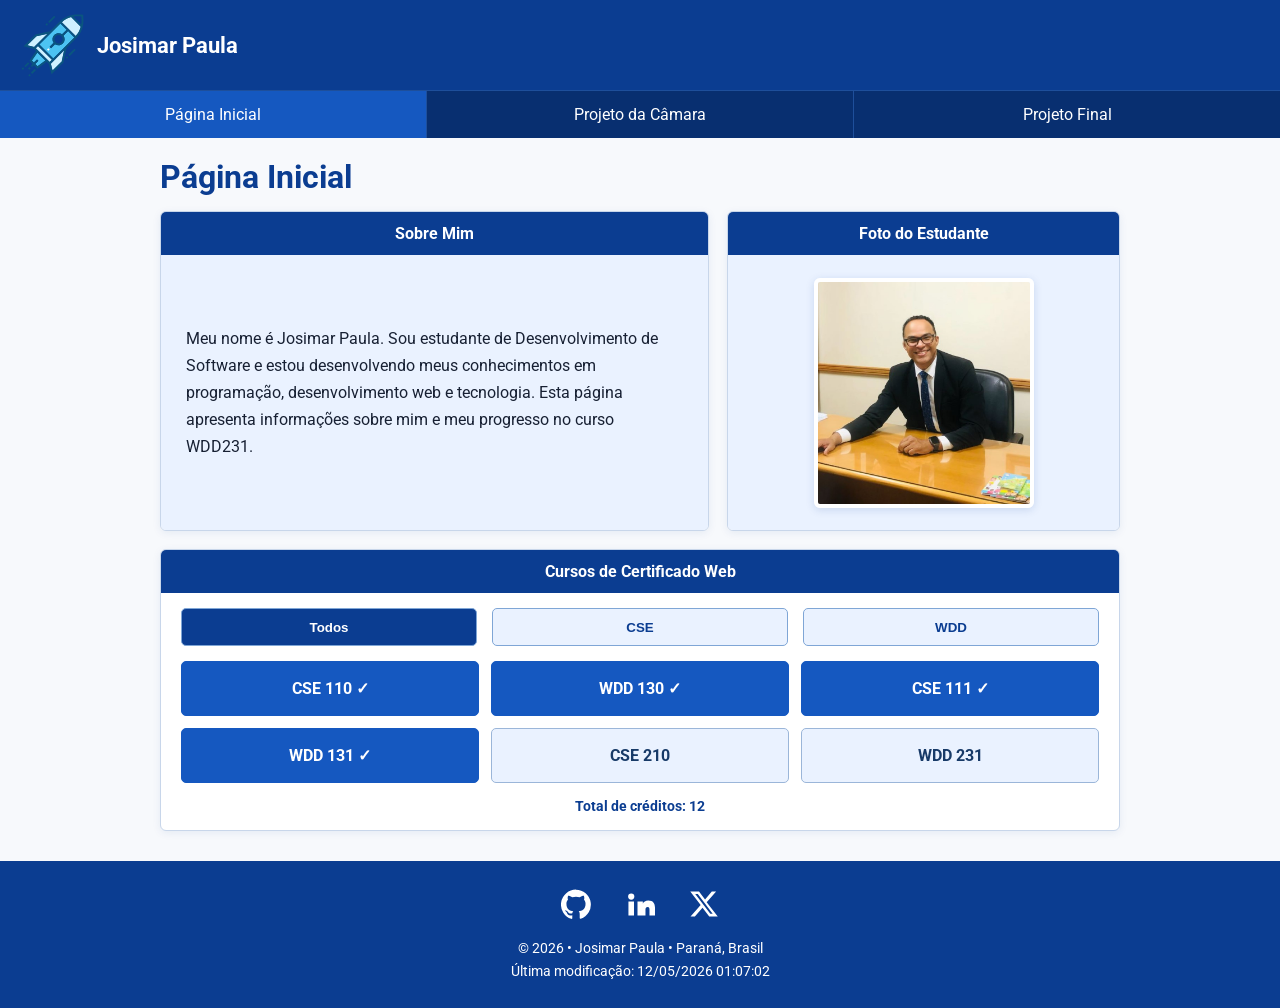
<file: index.html>
<!DOCTYPE html>
<html lang="pt-BR">

<head>
    <meta charset="UTF-8">
    <meta name="viewport" content="width=device-width, initial-scale=1.0">
    <meta name="description"
        content="Página inicial do curso WDD231 de Josimar Paula, estudante de Desenvolvimento de Software.">
    <meta name="author" content="Josimar Paula">
    <title>Josimar Paula | WDD231</title>
    <link rel="preconnect" href="https://fonts.googleapis.com">
    <link rel="preconnect" href="https://fonts.gstatic.com" crossorigin>
    <link href="https://fonts.googleapis.com/css2?family=Roboto:wght@400;500;700&display=swap" rel="stylesheet">
    <link rel="stylesheet" href="estilos/telas-pequenas.css">
    <link rel="stylesheet" href="estilos/maior.css">
    <script src="scripts/navegacao.js" defer></script>
    <script src="scripts/data.js" defer></script>
    <script src="scripts/cursos.js" defer></script>
</head>

<body>
    <header>
        <div class="cabecalho">
            <img src="imagens/logo.svg" alt="Logo BYU Pathway Worldwide">
            <span>Josimar Paula</span>
            <button id="menu" aria-label="Abrir menu" aria-expanded="false">☰</button>
        </div>

        <nav id="navegacao">
            <a href="index.html" class="ativo">Página Inicial</a>
            <a href="projeto-camara/index.html">Projeto da Câmara</a>
            <a href="final/index.html">Projeto Final</a>
        </nav>
    </header>

    <main>
        <h1>Página Inicial</h1>

        <div class="introducao">
            <section>
                <h2>Sobre Mim</h2>
                <div class="conteudo">
                    <p>
                        Meu nome é Josimar Paula. Sou estudante de Desenvolvimento de Software e estou
                        desenvolvendo meus conhecimentos em programação, desenvolvimento web e tecnologia.
                        Esta página apresenta informações sobre mim e meu progresso no curso WDD231.
                    </p>
                </div>
            </section>

            <section>
                <h2>Foto do Estudante</h2>
                <div class="foto">
                    <img src="imagens/foto-estudante.webp" alt="Foto do estudante Josimar Paula" loading="lazy">
                </div>
            </section>
        </div>

        <section class="certificado">
            <h2>Cursos de Certificado Web</h2>

            <div class="filtros">
                <button id="todos" class="ativo-filtro">Todos</button>
                <button id="cse">CSE</button>
                <button id="wdd">WDD</button>
            </div>

            <div id="cursos"></div>

            <p id="creditos"></p>
        </section>
    </main>

    <footer>
        <div class="redes-sociais">
            <a href="https://github.com/" target="_blank" rel="noopener noreferrer" aria-label="GitHub">
                <svg viewBox="0 0 24 24" aria-hidden="true">
                    <path fill="currentColor"
                        d="M12 .5a12 12 0 0 0-3.79 23.39c.6.11.82-.26.82-.58v-2.26c-3.34.73-4.04-1.42-4.04-1.42-.55-1.39-1.34-1.76-1.34-1.76-1.09-.75.08-.74.08-.74 1.2.09 1.83 1.23 1.83 1.23 1.07 1.83 2.8 1.3 3.49 1 .11-.78.42-1.3.76-1.6-2.67-.3-5.47-1.34-5.47-5.95 0-1.31.47-2.38 1.23-3.22-.12-.3-.53-1.52.12-3.17 0 0 1-.32 3.3 1.23a11.49 11.49 0 0 1 6 0c2.3-1.55 3.3-1.23 3.3-1.23.65 1.65.24 2.87.12 3.17.76.84 1.23 1.91 1.23 3.22 0 4.62-2.8 5.64-5.48 5.94.43.37.81 1.1.81 2.22v3.29c0 .32.22.7.83.58A12 12 0 0 0 12 .5Z" />
                </svg>
            </a>

            <a href="https://www.linkedin.com/" target="_blank" rel="noopener noreferrer" aria-label="LinkedIn">
                <svg viewBox="0 0 24 24" aria-hidden="true">
                    <path fill="currentColor"
                        d="M4.98 3.5a2.5 2.5 0 1 0 0 5 2.5 2.5 0 0 0 0-5ZM2.75 10h4.46v11.25H2.75V10Zm7.25 0h4.28v1.54h.06c.6-1.1 2.08-2.27 4.28-2.27 4.58 0 5.43 3.01 5.43 6.93v5.05h-4.46v-4.48c0-1.07-.02-2.45-1.49-2.45-1.49 0-1.72 1.16-1.72 2.37v4.56H10V10Z" />
                </svg>
            </a>

            <a href="https://x.com/" target="_blank" rel="noopener noreferrer" aria-label="X">
                <svg viewBox="0 0 24 24" aria-hidden="true">
                    <path fill="currentColor"
                        d="M18.24 2H21.7l-7.56 8.64L23 22h-6.83l-5.35-7-6.12 7H1.24l8.09-9.24L1 2h7l4.84 6.4L18.24 2Zm-1.2 17.85h1.9L7.03 4.03H4.99l12.05 15.82Z" />
                </svg>
            </a>
        </div>

        <p>© <span id="anoAtual"></span> • Josimar Paula • Paraná, Brasil</p>
        <p id="ultimaModificacao"></p>
    </footer>
</body>

</html>
</file>
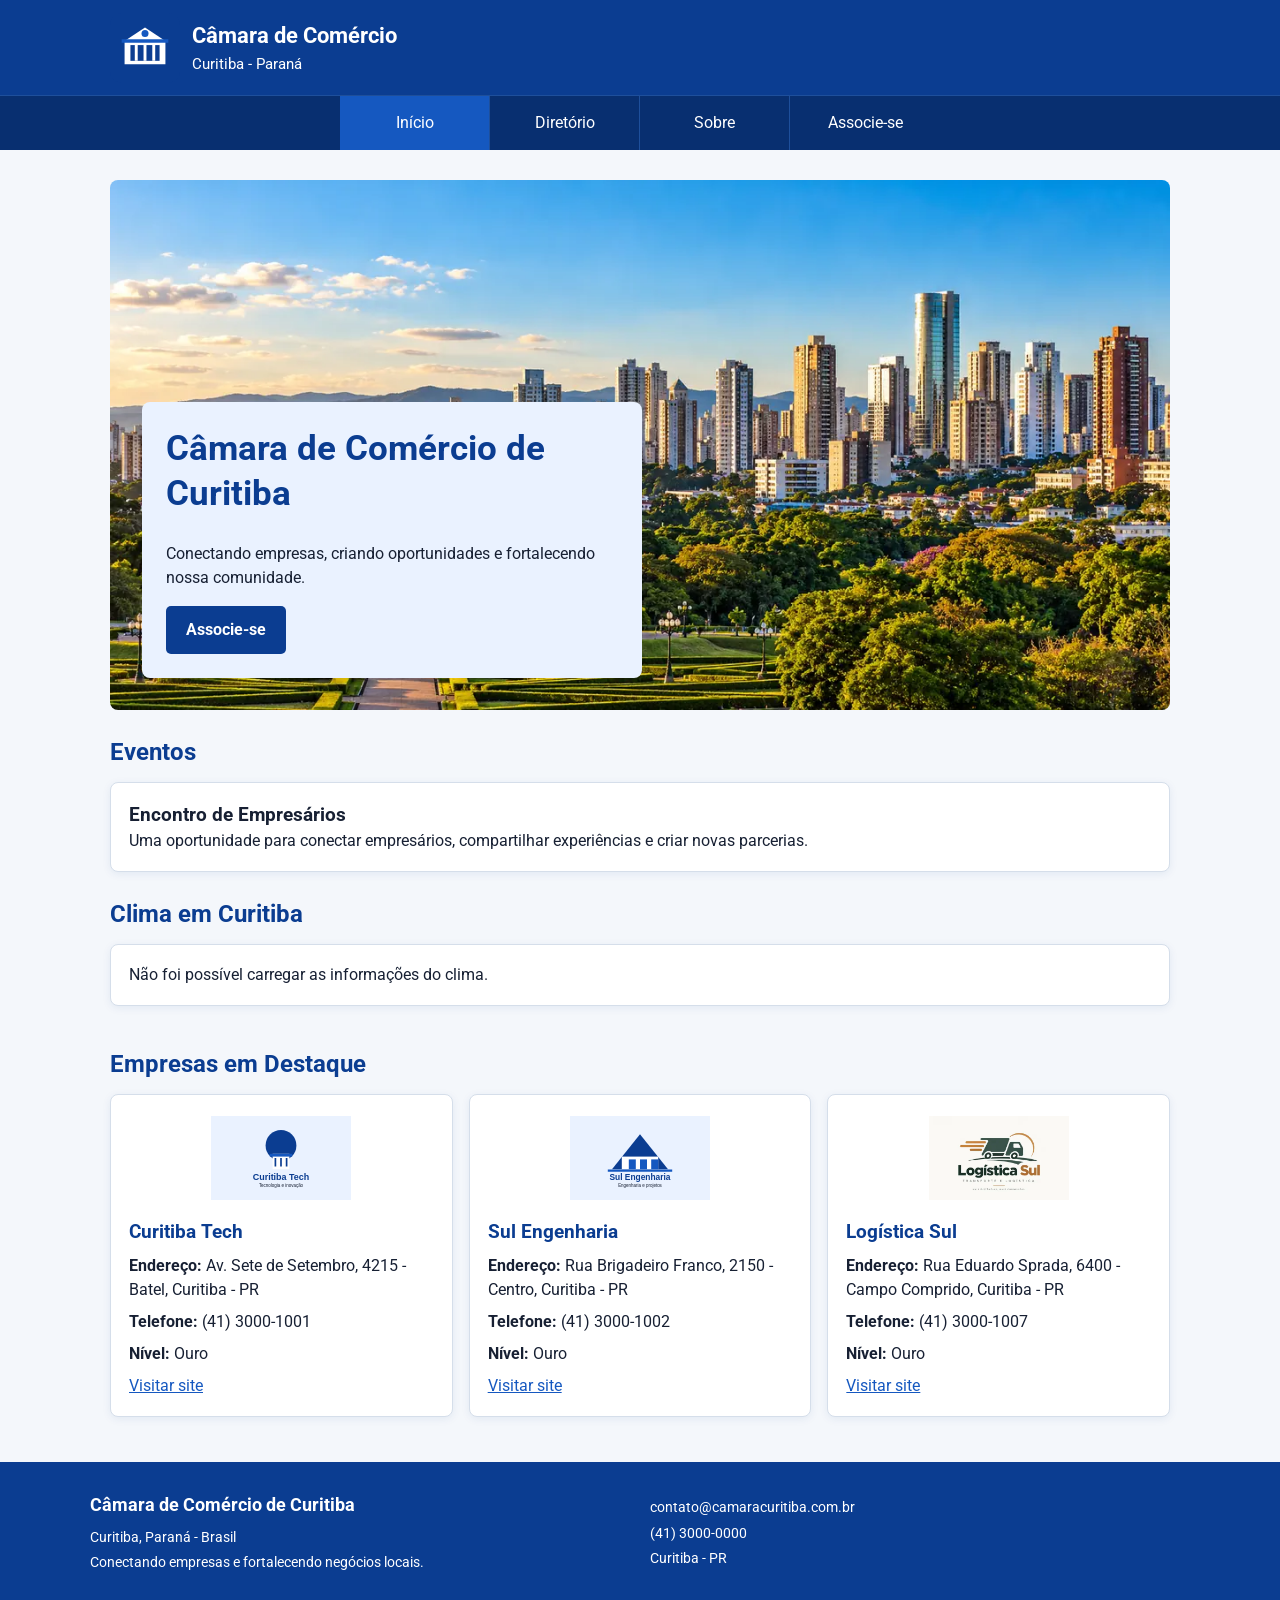
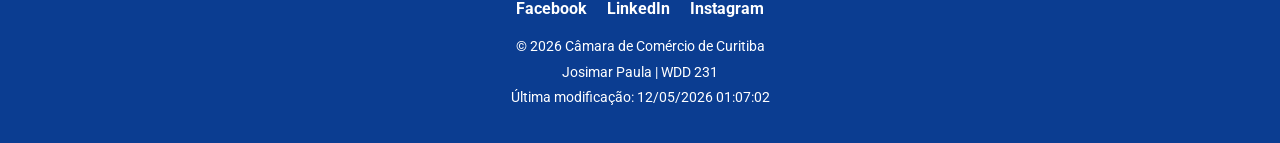
<file: camara/index.html>
<!DOCTYPE html>
<html lang="pt-BR">

<head>
    <meta charset="UTF-8">
    <meta name="viewport" content="width=device-width, initial-scale=1.0">

    <meta name="description"
        content="Câmara de Comércio de Curitiba. Conheça empresas, eventos e oportunidades para fortalecer os negócios locais.">
    <meta name="author" content="Josimar Paula">

    <!-- Open Graph -->
    <meta property="og:title" content="Câmara de Comércio de Curitiba">
    <meta property="og:description" content="Conectando empresas e fortalecendo os negócios de Curitiba.">
    <meta property="og:type" content="website">
    <meta property="og:image" content="https://josimarsdepaula.github.io/wdd231/camara/imagens/hero.webp">
    <meta property="og:url" content="https://josimarsdepaula.github.io/wdd231/camara/">

    <title>Câmara de Comércio de Curitiba</title>

    <!-- Favicon -->
    <link rel="icon" href="imagens/favicon.svg">

    <!-- Google Fonts -->
    <link rel="preconnect" href="https://fonts.googleapis.com">
    <link rel="preconnect" href="https://fonts.gstatic.com" crossorigin>
    <link href="https://fonts.googleapis.com/css2?family=Roboto:wght@400;500;700&display=swap" rel="stylesheet">

    <!-- CSS -->
    <link rel="stylesheet" href="estilos/reset.css">
    <link rel="stylesheet" href="estilos/telas-pequenas.css">
    <link rel="stylesheet" href="estilos/telas-grandes.css">

    <!-- JavaScript -->
    <script src="scripts/index.js" defer></script>
</head>

<body>

    <header>
        <div class="cabecalho">
            <a href="index.html" class="logo">
                <img src="imagens/logo.svg" alt="Logo da Câmara de Comércio de Curitiba">
            </a>

            <div class="nome-site">
                <strong>Câmara de Comércio</strong>
                <span>Curitiba - Paraná</span>
            </div>

            <button id="menu" aria-label="Abrir menu" aria-expanded="false" aria-controls="navegacao">☰</button>
        </div>

        <nav id="navegacao">
            <a href="index.html" class="ativo" aria-current="page">Início</a>
            <a href="diretorio.html">Diretório</a>
            <a href="sobre.html">Sobre</a>
            <a href="associar.html">Associe-se</a>
        </nav>
    </header>

    <main>

        <!-- Hero -->
        <section class="hero">
            <img src="imagens/hero.webp" alt="Vista da cidade de Curitiba">

            <div class="hero-conteudo">
                <h1>Câmara de Comércio de Curitiba</h1>

                <p>
                    Conectando empresas, criando oportunidades
                    e fortalecendo nossa comunidade.
                </p>

                <a href="associar.html" class="botao-cta">
                    Associe-se
                </a>
            </div>
        </section>

        <!-- Eventos -->
        <section class="eventos">
            <h2>Eventos</h2>

            <article class="evento">
                <h3>Encontro de Empresários</h3>
                <p>
                    Uma oportunidade para conectar empresários,
                    compartilhar experiências e criar novas parcerias.
                </p>
            </article>
        </section>

        <!-- Clima -->
        <section class="clima">
            <h2>Clima em Curitiba</h2>

            <div id="clima-atual">
                <p>Carregando informações do clima...</p>
            </div>

            <div id="previsao">
                <!-- Previsão de 3 dias pelo JavaScript -->
            </div>
        </section>

        <!-- Empresas em destaque -->
        <section class="destaques">
            <h2>Empresas em Destaque</h2>

            <div id="empresas-destaque">
                <!-- Empresas carregadas pelo membros.json -->
            </div>
        </section>

    </main>

    <footer>
        <div class="rodape-conteudo">

            <div>
                <h2>Câmara de Comércio de Curitiba</h2>
                <p>Curitiba, Paraná - Brasil</p>
                <p>
                    Conectando empresas e fortalecendo negócios locais.
                </p>
            </div>

            <div class="contato">
                <p>contato@camaracuritiba.com.br</p>
                <p>(41) 3000-0000</p>
                <p>Curitiba - PR</p>
            </div>

        </div>

        <div class="redes-sociais">
            <a href="https://www.facebook.com/" target="_blank" rel="noopener noreferrer">Facebook</a>

            <a href="https://www.linkedin.com/" target="_blank" rel="noopener noreferrer">LinkedIn</a>

            <a href="https://www.instagram.com/" target="_blank" rel="noopener noreferrer">Instagram</a>
        </div>

        <p>
            © <span id="anoAtual"></span>
            Câmara de Comércio de Curitiba
        </p>

        <p>Josimar Paula | WDD 231</p>

        <p id="ultimaModificacao"></p>
    </footer>

</body>

</html>
</file>
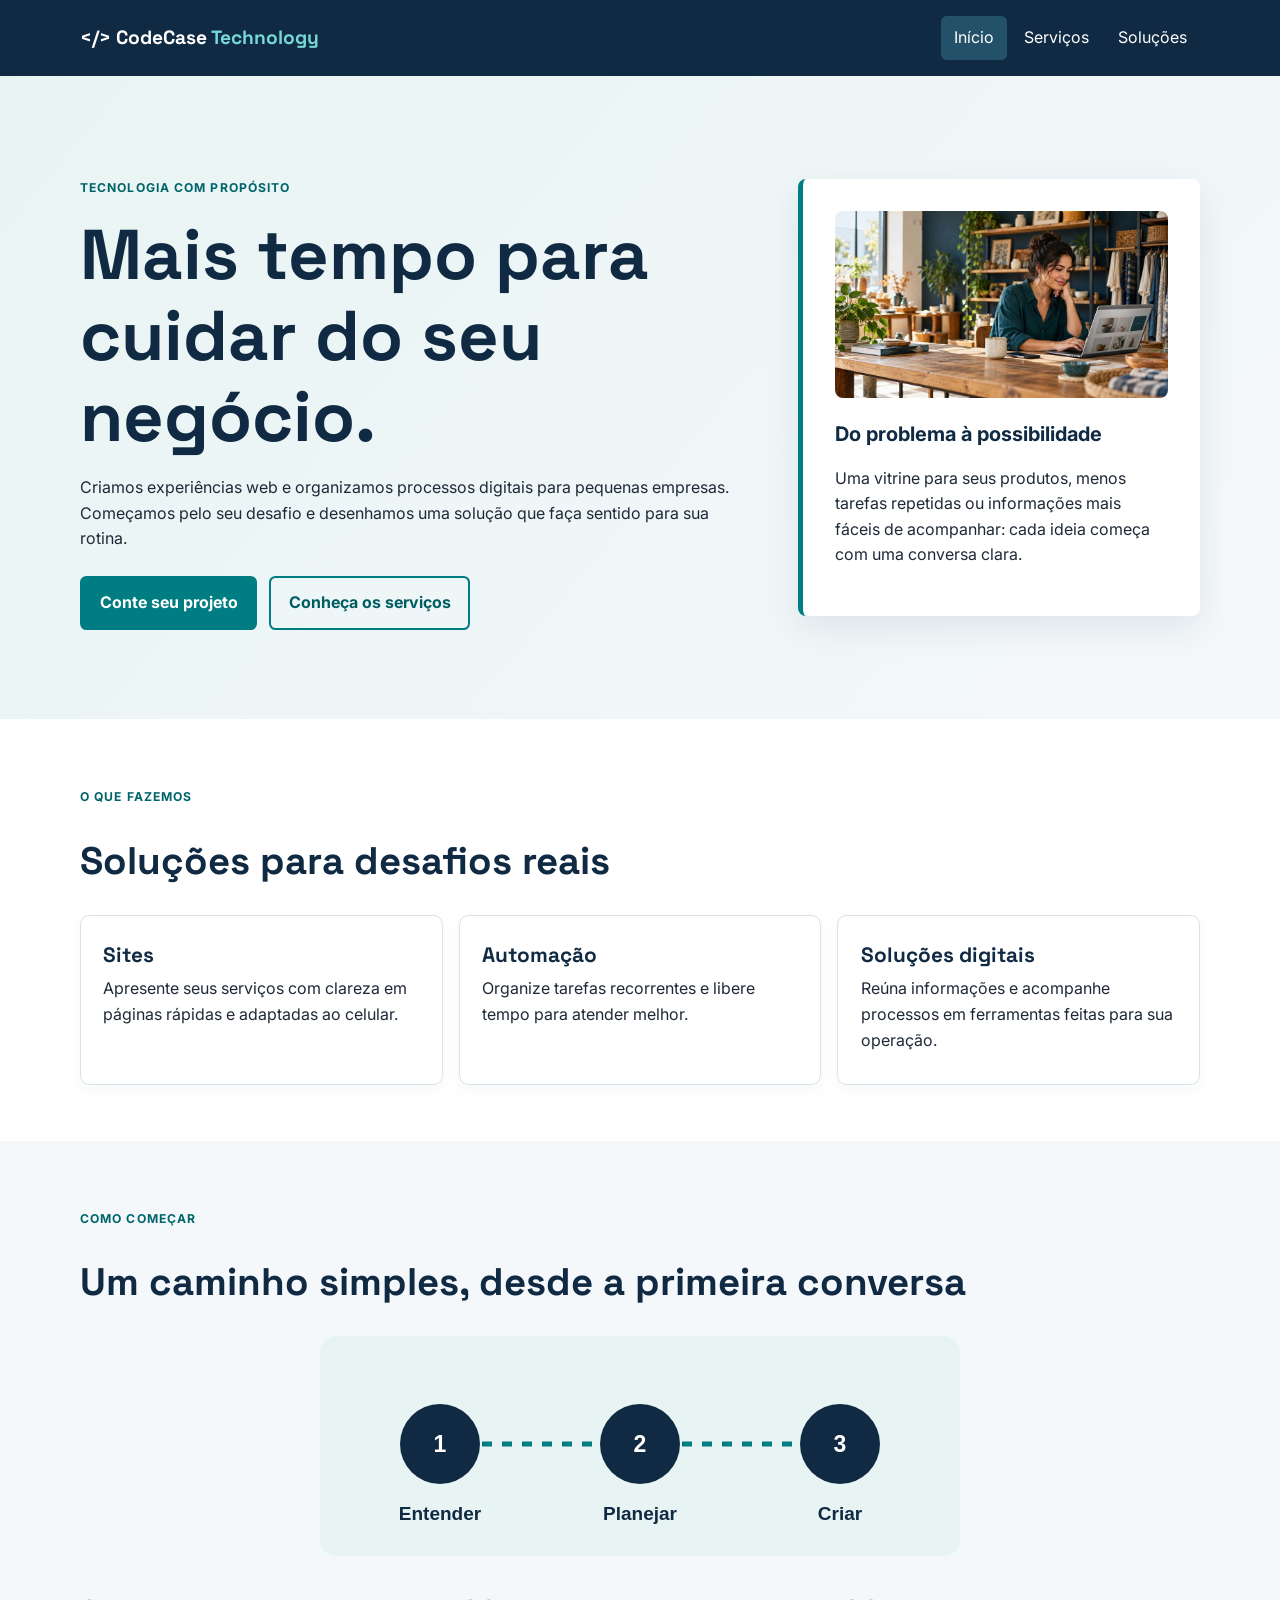
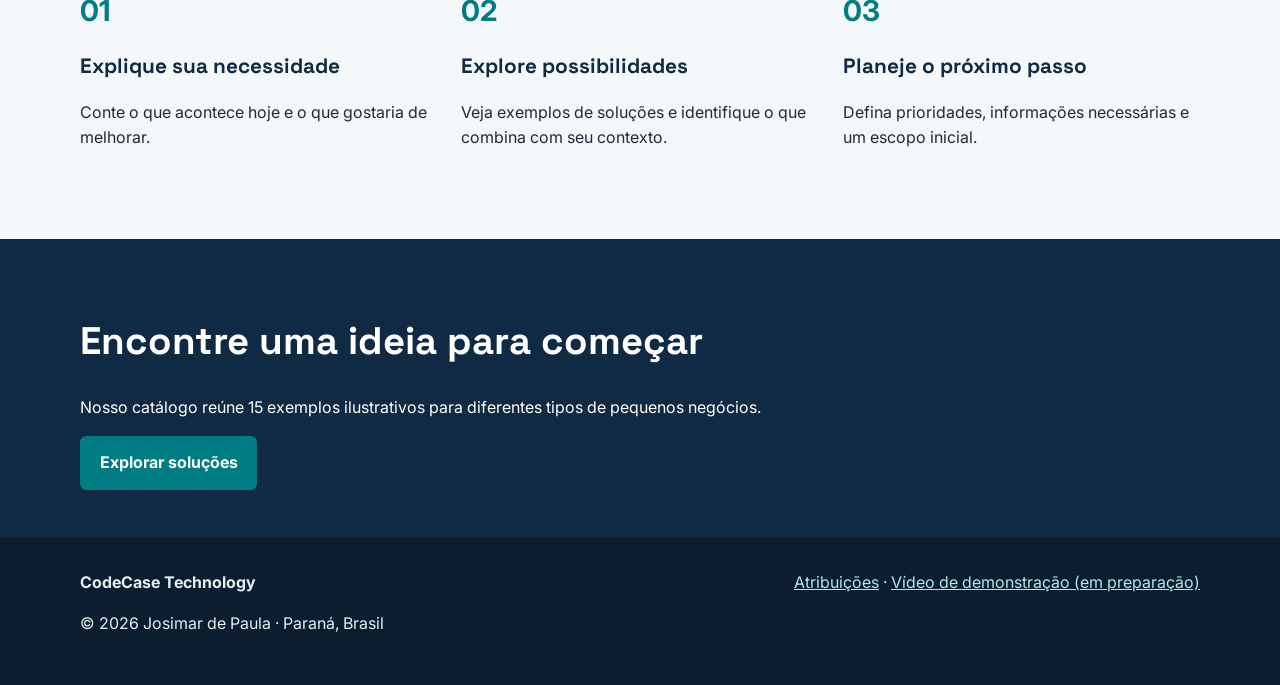
<file: final/index.html>
﻿<!doctype html>
<html lang="pt-BR">
<head>
  <meta charset="utf-8"><meta name="viewport" content="width=device-width, initial-scale=1">
  <meta name="description" content="CodeCase Technology: sites, automações e soluções digitais práticas para pequenas empresas."><meta name="author" content="Josimar de Paula">
  <meta property="og:type" content="website"><meta property="og:title" content="CodeCase Technology | Tecnologia para o seu negócio"><meta property="og:description" content="Ideias digitais para simplificar o trabalho de pequenas empresas."><meta property="og:image" content="https://josimarsdepaula.github.io/wdd231/final/imagens/vitrine-premium.jpg">
  <title>CodeCase Technology | Tecnologia para o seu negócio</title>
  <link rel="icon" href="imagens/favicon.svg" type="image/svg+xml"><link rel="preconnect" href="https://fonts.googleapis.com"><link rel="preconnect" href="https://fonts.gstatic.com" crossorigin><link href="https://fonts.googleapis.com/css2?family=Inter:wght@400;600;700&amp;family=Space+Grotesk:wght@500;700&amp;display=swap" rel="stylesheet"><link rel="stylesheet" href="estilos/site.css"><script type="module" src="scripts/comum.js"></script>
</head>
<body>
  <a class="pular" href="#conteudo">Pular para o conteúdo</a>
  <header class="cabecalho"><div class="largura"><a class="marca" href="index.html" aria-label="CodeCase Technology, início">&lt;/&gt; CodeCase <span>Technology</span></a><button class="menu" id="menu" type="button" aria-label="Abrir menu" aria-expanded="false" aria-controls="navegacao">☰</button><nav class="navegacao" id="navegacao" aria-label="Navegação principal"><a href="index.html" aria-current="page">Início</a><a href="servicos.html">Serviços</a><a href="solucoes.html">Soluções</a></nav></div></header>
  <main id="conteudo">
    <section class="hero"><div class="largura hero-grid"><div><p class="sobretitulo">Tecnologia com propósito</p><h1>Mais tempo para cuidar do seu negócio.</h1><p>Criamos experiências web e organizamos processos digitais para pequenas empresas. Começamos pelo seu desafio e desenhamos uma solução que faça sentido para sua rotina.</p><div class="acoes"><a class="botao" href="solucoes.html#contato">Conte seu projeto</a><a class="botao-secundario" href="servicos.html">Conheça os serviços</a></div></div><aside class="destaque" aria-label="Nossa abordagem"><img class="ilustracao" src="imagens/vitrine-premium.jpg" width="960" height="540" alt="Empreendedora trabalhando em uma loja com vitrine digital no notebook." decoding="async"><strong>Do problema à possibilidade</strong><p>Uma vitrine para seus produtos, menos tarefas repetidas ou informações mais fáceis de acompanhar: cada ideia começa com uma conversa clara.</p></aside></div></section>
    <section class="secao largura" aria-labelledby="servicos-titulo"><p class="sobretitulo">O que fazemos</p><h2 id="servicos-titulo">Soluções para desafios reais</h2><div class="grade"><article class="cartao"><h3>Sites</h3><p>Apresente seus serviços com clareza em páginas rápidas e adaptadas ao celular.</p></article><article class="cartao"><h3>Automação</h3><p>Organize tarefas recorrentes e libere tempo para atender melhor.</p></article><article class="cartao"><h3>Soluções digitais</h3><p>Reúna informações e acompanhe processos em ferramentas feitas para sua operação.</p></article></div></section>
    <section class="secao secao-clara"><div class="largura"><p class="sobretitulo">Como começar</p><h2>Um caminho simples, desde a primeira conversa</h2><img class="processo" src="imagens/processo.svg" width="640" height="220" loading="lazy" decoding="async" alt="Processo em três etapas: entender, planejar e criar."><ol class="passos"><li><h3>Explique sua necessidade</h3><p>Conte o que acontece hoje e o que gostaria de melhorar.</p></li><li><h3>Explore possibilidades</h3><p>Veja exemplos de soluções e identifique o que combina com seu contexto.</p></li><li><h3>Planeje o próximo passo</h3><p>Defina prioridades, informações necessárias e um escopo inicial.</p></li></ol></div></section>
    <section class="chamada"><div class="largura"><h2>Encontre uma ideia para começar</h2><p>Nosso catálogo reúne 15 exemplos ilustrativos para diferentes tipos de pequenos negócios.</p><a class="botao" href="solucoes.html">Explorar soluções</a></div></section>
  </main>
  <footer class="rodape"><div class="largura"><div><strong>CodeCase Technology</strong><p>© <span id="ano"></span> Josimar de Paula · Paraná, Brasil</p></div><div><a href="atribuicoes.html">Atribuições</a> · <a id="video" href="#video-pendente">Vídeo de demonstração (em preparação)</a></div></div></footer>
</body></html>
</file>
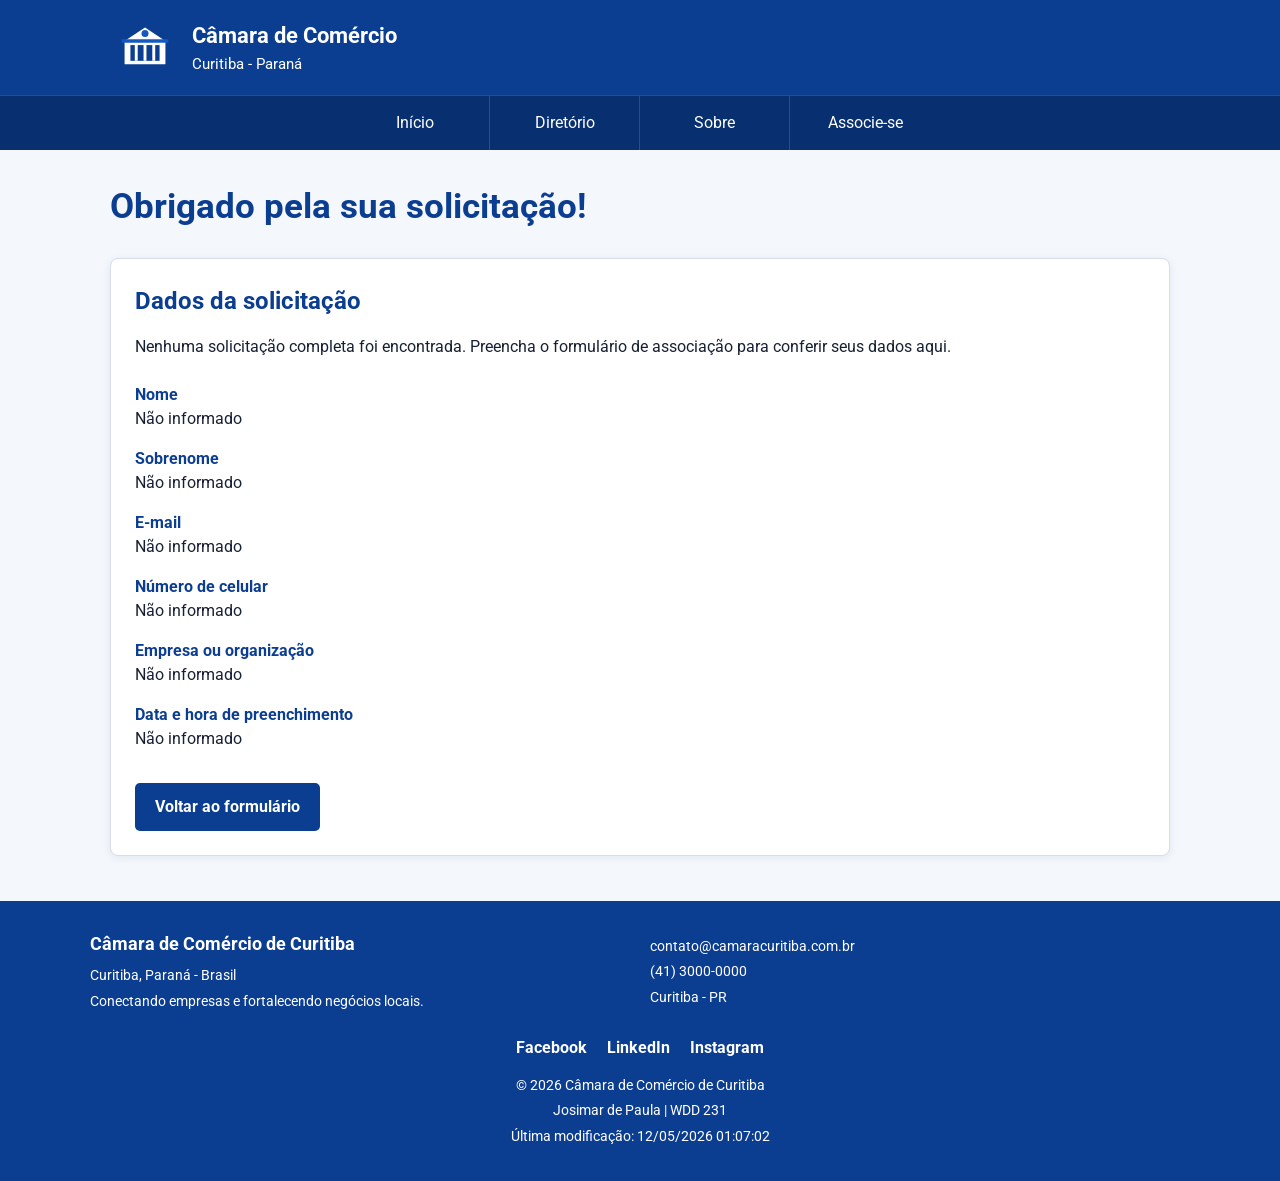
<file: camara/agradecimento.html>
<!DOCTYPE html>
<html lang="pt-BR">

<head>
    <meta charset="UTF-8">
    <meta name="viewport" content="width=device-width, initial-scale=1.0">

    <meta name="description" content="Confira os dados do seu formulário de associação à Câmara de Comércio de Curitiba.">
    <meta name="author" content="Josimar de Paula">

    <meta property="og:title" content="Câmara de Comércio de Curitiba | Agradecimento">
    <meta property="og:description" content="Confira os dados do seu formulário de associação à Câmara de Comércio de Curitiba.">
    <meta property="og:type" content="website">
    <meta property="og:image" content="https://josimarsdepaula.github.io/wdd231/camara/imagens/hero.webp">
    <meta property="og:url" content="https://josimarsdepaula.github.io/wdd231/camara/agradecimento.html">

    <title>Câmara de Comércio de Curitiba | Agradecimento</title>

    <link rel="icon" href="imagens/favicon.svg">

    <link rel="preconnect" href="https://fonts.googleapis.com">
    <link rel="preconnect" href="https://fonts.gstatic.com" crossorigin>
    <link href="https://fonts.googleapis.com/css2?family=Roboto:wght@400;500;700&amp;display=swap" rel="stylesheet">

    <link rel="stylesheet" href="estilos/reset.css">
    <link rel="stylesheet" href="estilos/telas-pequenas.css">
    <link rel="stylesheet" href="estilos/telas-grandes.css">

    <link rel="stylesheet" href="estilos/associacao.css">
    <script src="scripts/paginas.js" defer></script>
    <script src="scripts/agradecimento.js" defer></script>
</head>

<body>
    <header>
        <div class="cabecalho">
            <a href="index.html" class="logo">
                <img src="imagens/logo.svg" alt="Logo da Câmara de Comércio de Curitiba">
            </a>

            <div class="nome-site">
                <strong>Câmara de Comércio</strong>
                <span>Curitiba - Paraná</span>
            </div>

            <button id="menu" aria-label="Abrir menu" aria-expanded="false" aria-controls="navegacao">
                ☰
            </button>
        </div>

        <nav id="navegacao">
            <a href="index.html">Início</a>
            <a href="diretorio.html">Diretório</a>
            <a href="sobre.html">Sobre</a>
            <a href="associar.html">Associe-se</a>
        </nav>
    </header>

    <main>
        <h1>Obrigado pela sua solicitação!</h1>
        <section class="confirmacao">
            <h2>Dados da solicitação</h2>
            <p id="mensagem-confirmacao">Obrigado por preencher o formulário de associação. Confira abaixo os dados informados.</p>
            <dl>
                <dt>Nome</dt><dd id="resumo-nome"></dd>
                <dt>Sobrenome</dt><dd id="resumo-sobrenome"></dd>
                <dt>E-mail</dt><dd id="resumo-email"></dd>
                <dt>Número de celular</dt><dd id="resumo-telefone"></dd>
                <dt>Empresa ou organização</dt><dd id="resumo-organizacao"></dd>
                <dt>Data e hora de preenchimento</dt><dd id="resumo-timestamp"></dd>
            </dl>
            <a href="associar.html" class="botao-cta">Voltar ao formulário</a>
        </section>
    </main>

    <footer>
        <div class="rodape-conteudo">
            <div>
                <h2>Câmara de Comércio de Curitiba</h2>
                <p>Curitiba, Paraná - Brasil</p>
                <p>Conectando empresas e fortalecendo negócios locais.</p>
            </div>

            <div class="contato">
                <p>contato@camaracuritiba.com.br</p>
                <p>(41) 3000-0000</p>
                <p>Curitiba - PR</p>
            </div>
        </div>

        <div class="redes-sociais">
            <a href="https://www.facebook.com/" target="_blank" rel="noopener noreferrer">Facebook</a>
            <a href="https://www.linkedin.com/" target="_blank" rel="noopener noreferrer">LinkedIn</a>
            <a href="https://www.instagram.com/" target="_blank" rel="noopener noreferrer">Instagram</a>
        </div>

        <p>© <span id="anoAtual"></span> Câmara de Comércio de Curitiba</p>
        <p>Josimar de Paula | WDD 231</p>
        <p id="ultimaModificacao"></p>
    </footer>
</body>

</html>
</file>
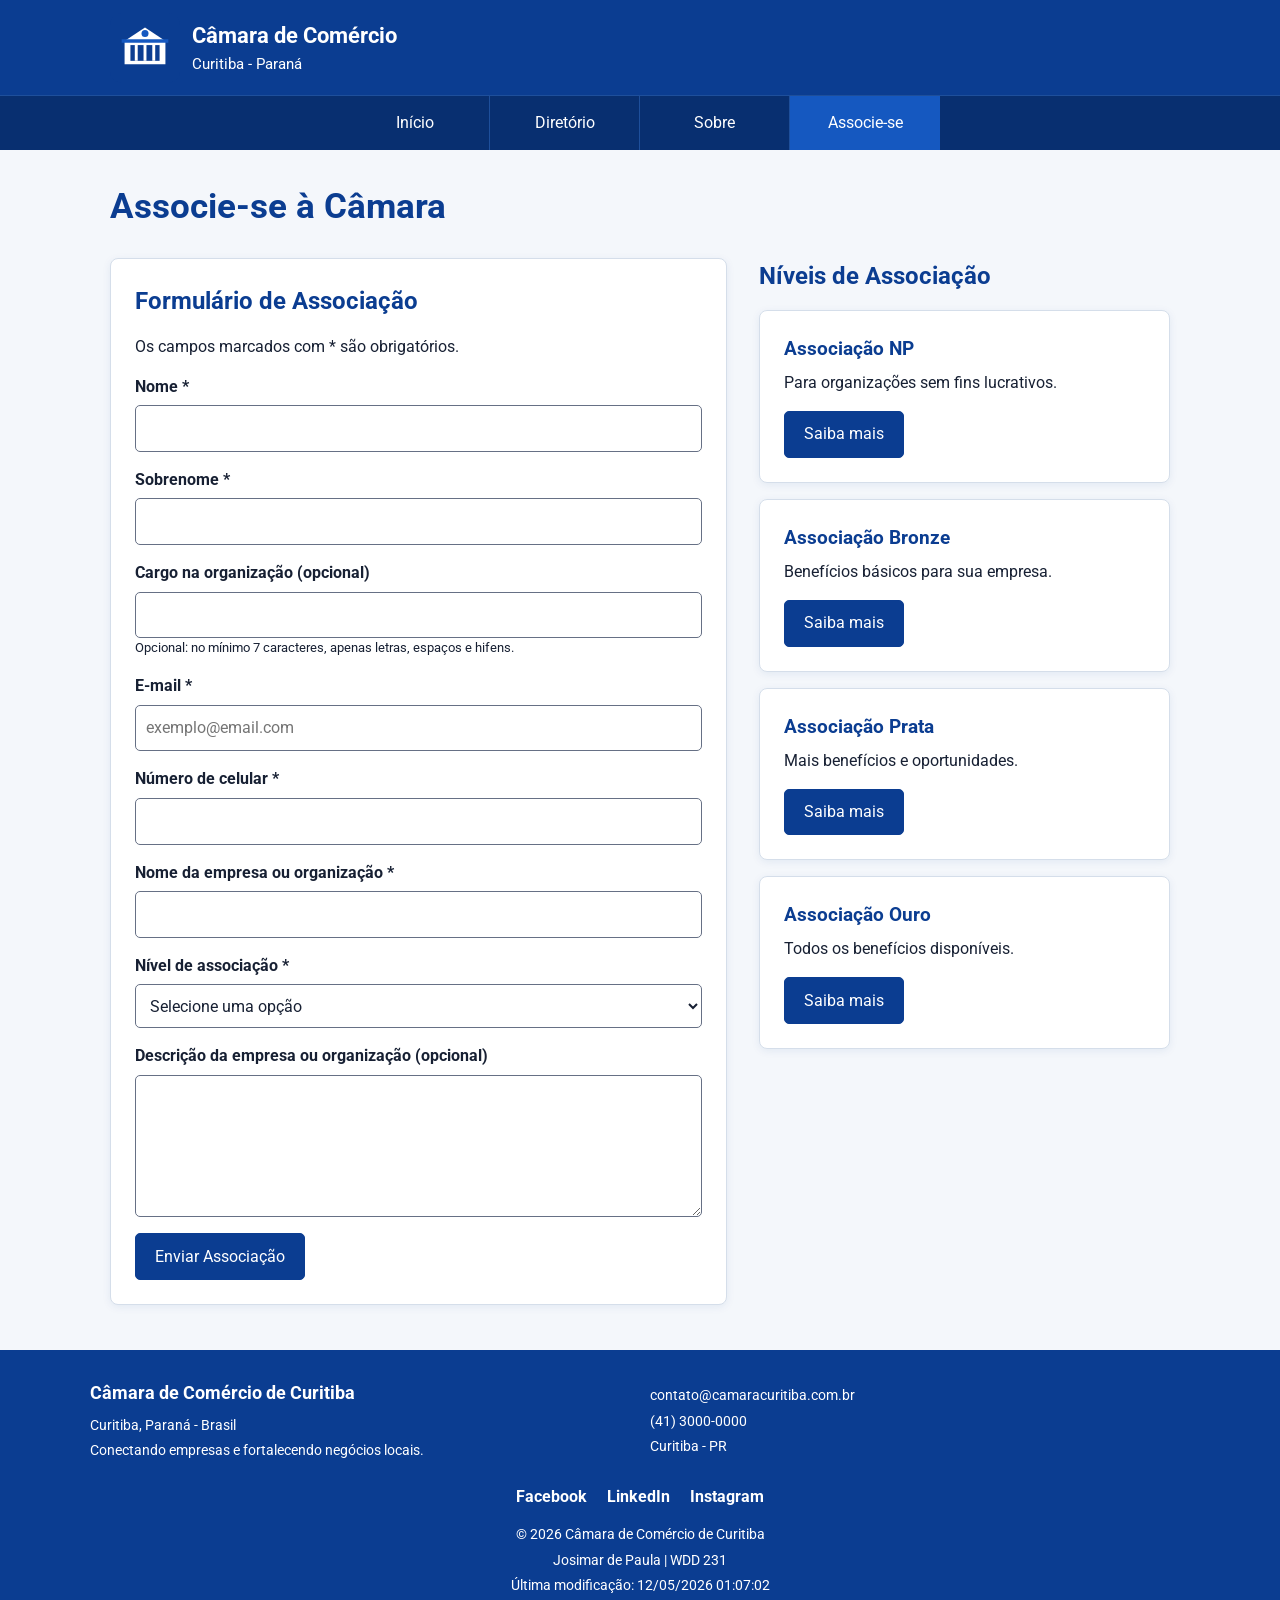
<file: camara/associacao.html>
<!DOCTYPE html>
<html lang="pt-BR">

<head>
    <meta charset="UTF-8">
    <meta name="viewport" content="width=device-width, initial-scale=1.0">

    <meta name="description" content="Associe sua empresa à Câmara de Comércio de Curitiba.">
    <meta name="author" content="Josimar de Paula">

    <meta property="og:title" content="Câmara de Comércio de Curitiba | Associe-se">
    <meta property="og:description" content="Associe sua empresa à Câmara de Comércio de Curitiba.">
    <meta property="og:type" content="website">
    <meta property="og:image" content="https://josimarsdepaula.github.io/wdd231/camara/imagens/hero.webp">
    <meta property="og:url" content="https://josimarsdepaula.github.io/wdd231/camara/associacao.html">

    <title>Câmara de Comércio de Curitiba | Associe-se</title>

    <link rel="icon" href="imagens/favicon.svg">

    <link rel="preconnect" href="https://fonts.googleapis.com">
    <link rel="preconnect" href="https://fonts.gstatic.com" crossorigin>
    <link href="https://fonts.googleapis.com/css2?family=Roboto:wght@400;500;700&amp;display=swap" rel="stylesheet">

    <link rel="stylesheet" href="estilos/reset.css">
    <link rel="stylesheet" href="estilos/telas-pequenas.css">
    <link rel="stylesheet" href="estilos/telas-grandes.css">

    <link rel="stylesheet" href="estilos/associacao.css">
    <script src="scripts/paginas.js" defer></script>
    <script src="scripts/associacao.js" defer></script>
</head>

<body>
    <header>
        <div class="cabecalho">
            <a href="index.html" class="logo">
                <img src="imagens/logo.svg" alt="Logo da Câmara de Comércio de Curitiba">
            </a>

            <div class="nome-site">
                <strong>Câmara de Comércio</strong>
                <span>Curitiba - Paraná</span>
            </div>

            <button id="menu" aria-label="Abrir menu" aria-expanded="false" aria-controls="navegacao">
                ☰
            </button>
        </div>

        <nav id="navegacao">
            <a href="index.html">Início</a>
            <a href="diretorio.html">Diretório</a>
            <a href="sobre.html">Sobre</a>
            <a href="associar.html" class="ativo" aria-current="page">Associe-se</a>
        </nav>
    </header>

    <main>
        <h1>Associe-se à Câmara</h1>

        <div class="conteudo-associacao">

            <section class="formulario-associacao">
                <h2>Formulário de Associação</h2>
                <p>Os campos marcados com * são obrigatórios.</p>

                <form method="get" action="agradecimento.html">

                    <label>
                        Nome *
                        <input type="text" name="nome" title="Digite seu nome" autocomplete="given-name" required>
                    </label>

                    <label>
                        Sobrenome *
                        <input type="text" name="sobrenome" title="Digite seu sobrenome" autocomplete="family-name"
                            required>
                    </label>

                    <label>
                        Cargo na organização (opcional)
                        <input type="text" name="cargo" title="Digite seu cargo na organização"
                            autocomplete="organization-title" pattern="[\p{L} \-]{7,}" aria-describedby="ajuda-cargo">
                        <small id="ajuda-cargo">Opcional: no mínimo 7 caracteres, apenas letras, espaços e hifens.</small>
                    </label>

                    <label>
                        E-mail *
                        <input type="email" name="email" title="Digite seu endereço de e-mail" autocomplete="email"
                            placeholder="exemplo@email.com" required>
                    </label>

                    <label>
                        Número de celular *
                        <input type="tel" name="telefone" title="Digite seu número de celular" autocomplete="tel"
                            required>
                    </label>

                    <label>
                        Nome da empresa ou organização *
                        <input type="text" name="organizacao" title="Digite o nome da empresa ou organização"
                            autocomplete="organization" required>
                    </label>

                    <label>
                        Nível de associação *
                        <select name="nivel" title="Selecione o nível de associação" required>
                            <option value="" disabled selected>
                                Selecione uma opção
                            </option>
                            <option value="np">Associação NP</option>
                            <option value="bronze">Associação Bronze</option>
                            <option value="silver">Associação Prata</option>
                            <option value="gold">Associação Ouro</option>
                        </select>
                    </label>

                    <label>
                        Descrição da empresa ou organização (opcional)
                        <textarea name="descricao" title="Descreva a atividade da empresa ou organização"
                            rows="5"></textarea>
                    </label>

                    <input type="hidden" name="timestamp" id="timestamp">

                    <button type="submit">
                        Enviar Associação
                    </button>
                </form>
            </section>

            <section class="niveis-associacao">
                <h2>Níveis de Associação</h2>

                <div class="cartao-nivel">
                    <h3>Associação NP</h3>
                    <p>Para organizações sem fins lucrativos.</p>
                    <button type="button" data-modal="modal-np">
                        Saiba mais
                    </button>
                </div>

                <div class="cartao-nivel">
                    <h3>Associação Bronze</h3>
                    <p>Benefícios básicos para sua empresa.</p>
                    <button type="button" data-modal="modal-bronze">
                        Saiba mais
                    </button>
                </div>

                <div class="cartao-nivel">
                    <h3>Associação Prata</h3>
                    <p>Mais benefícios e oportunidades.</p>
                    <button type="button" data-modal="modal-prata">
                        Saiba mais
                    </button>
                </div>

                <div class="cartao-nivel">
                    <h3>Associação Ouro</h3>
                    <p>Todos os benefícios disponíveis.</p>
                    <button type="button" data-modal="modal-ouro">
                        Saiba mais
                    </button>
                </div>
            </section>

        </div>
    </main>

    <dialog id="modal-np" aria-labelledby="titulo-np">
        <h2 id="titulo-np">Associação NP</h2>
        <p>Gratuita — sem taxa de associação.</p>
        <p>Indicada para organizações sem fins lucrativos.</p>
        <ul>
            <li>Presença no diretório de organizações associadas.</li>
            <li>Participação em encontros comunitários e oportunidades de networking.</li>
            <li>Recebimento de notícias e oportunidades da Câmara.</li>
        </ul>
        <button type="button" class="fechar-modal">Fechar</button>
    </dialog>

    <dialog id="modal-bronze" aria-labelledby="titulo-bronze">
        <h2 id="titulo-bronze">Associação Bronze</h2>
        <p>Taxa: R$ 300 por ano.</p>
        <p>Inclui os benefícios da Associação NP e participação em eventos da Câmara.</p>
        <p>Acesso a treinamentos e oportunidades de networking.</p>
        <button type="button" class="fechar-modal">Fechar</button>
    </dialog>

    <dialog id="modal-prata" aria-labelledby="titulo-prata">
        <h2 id="titulo-prata">Associação Prata</h2>
        <p>Taxa: R$ 600 por ano.</p>
        <p>Inclui os benefícios da Associação Bronze.</p>
        <p>Oferece descontos em eventos e oportunidades de publicidade.</p>
        <button type="button" class="fechar-modal">Fechar</button>
    </dialog>

    <dialog id="modal-ouro" aria-labelledby="titulo-ouro">
        <h2 id="titulo-ouro">Associação Ouro</h2>
        <p>Taxa: R$ 1.200 por ano.</p>
        <p>Inclui os benefícios dos níveis anteriores.</p>
        <p>Oferece maior destaque para a empresa e benefícios especiais.</p>
        <button type="button" class="fechar-modal">Fechar</button>
    </dialog>

    <footer>
        <div class="rodape-conteudo">
            <div>
                <h2>Câmara de Comércio de Curitiba</h2>
                <p>Curitiba, Paraná - Brasil</p>
                <p>Conectando empresas e fortalecendo negócios locais.</p>
            </div>

            <div class="contato">
                <p>contato@camaracuritiba.com.br</p>
                <p>(41) 3000-0000</p>
                <p>Curitiba - PR</p>
            </div>
        </div>

        <div class="redes-sociais">
            <a href="https://www.facebook.com/" target="_blank" rel="noopener noreferrer">Facebook</a>
            <a href="https://www.linkedin.com/" target="_blank" rel="noopener noreferrer">LinkedIn</a>
            <a href="https://www.instagram.com/" target="_blank" rel="noopener noreferrer">Instagram</a>
        </div>

        <p>© <span id="anoAtual"></span> Câmara de Comércio de Curitiba</p>
        <p>Josimar de Paula | WDD 231</p>
        <p id="ultimaModificacao"></p>
    </footer>
</body>

</html>
</file>
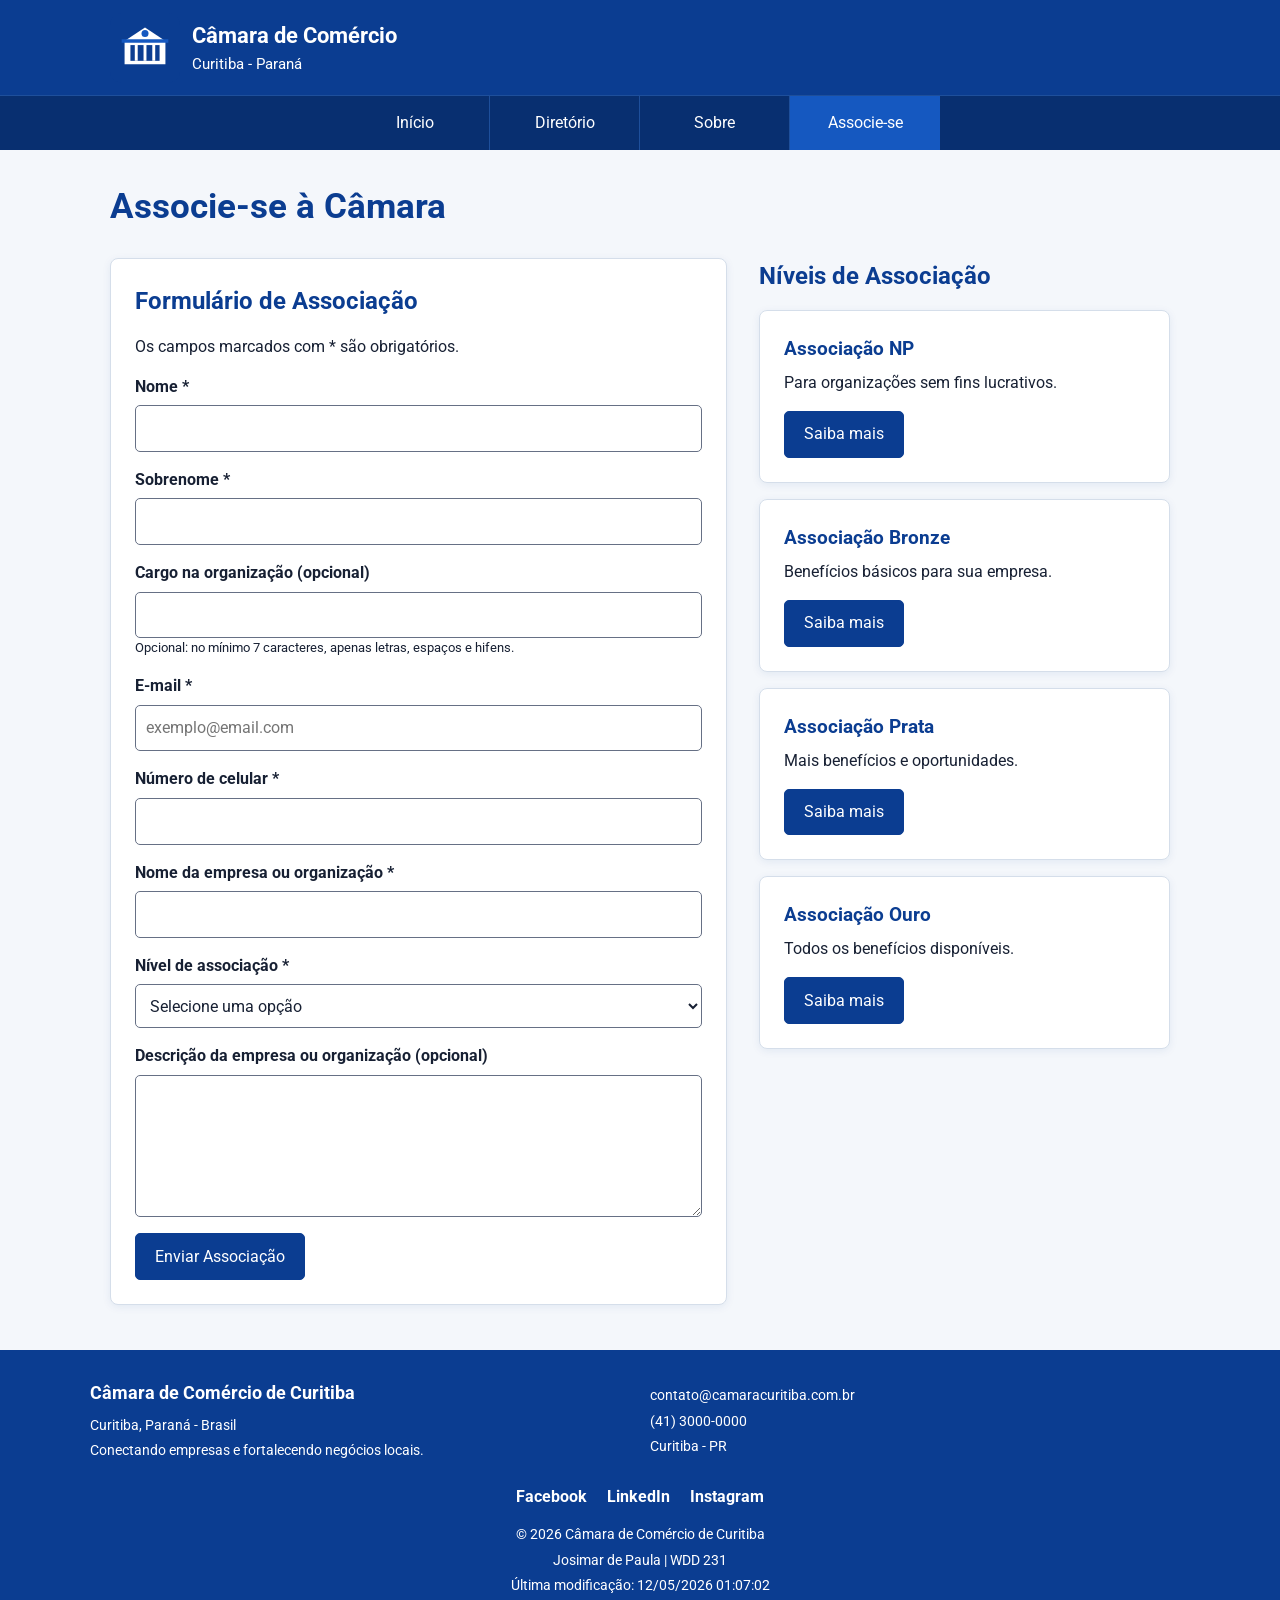
<file: camara/associar.html>
<!DOCTYPE html>
<html lang="pt-BR">

<head>
    <meta charset="UTF-8">
    <meta name="viewport" content="width=device-width, initial-scale=1.0">

    <meta name="description" content="Associe sua empresa à Câmara de Comércio de Curitiba.">
    <meta name="author" content="Josimar de Paula">

    <meta property="og:title" content="Câmara de Comércio de Curitiba | Associe-se">
    <meta property="og:description" content="Associe sua empresa à Câmara de Comércio de Curitiba.">
    <meta property="og:type" content="website">
    <meta property="og:image" content="https://josimarsdepaula.github.io/wdd231/camara/imagens/hero.webp">
    <meta property="og:url" content="https://josimarsdepaula.github.io/wdd231/camara/associar.html">

    <title>Câmara de Comércio de Curitiba | Associe-se</title>

    <link rel="icon" href="imagens/favicon.svg">

    <link rel="preconnect" href="https://fonts.googleapis.com">
    <link rel="preconnect" href="https://fonts.gstatic.com" crossorigin>
    <link href="https://fonts.googleapis.com/css2?family=Roboto:wght@400;500;700&amp;display=swap" rel="stylesheet">

    <link rel="stylesheet" href="estilos/reset.css">
    <link rel="stylesheet" href="estilos/telas-pequenas.css">
    <link rel="stylesheet" href="estilos/telas-grandes.css">

    <link rel="stylesheet" href="estilos/associacao.css">
    <script src="scripts/paginas.js" defer></script>
    <script src="scripts/associacao.js" defer></script>
</head>

<body>
    <header>
        <div class="cabecalho">
            <a href="index.html" class="logo">
                <img src="imagens/logo.svg" alt="Logo da Câmara de Comércio de Curitiba">
            </a>

            <div class="nome-site">
                <strong>Câmara de Comércio</strong>
                <span>Curitiba - Paraná</span>
            </div>

            <button id="menu" aria-label="Abrir menu" aria-expanded="false" aria-controls="navegacao">
                ☰
            </button>
        </div>

        <nav id="navegacao">
            <a href="index.html">Início</a>
            <a href="diretorio.html">Diretório</a>
            <a href="sobre.html">Sobre</a>
            <a href="associar.html" class="ativo" aria-current="page">Associe-se</a>
        </nav>
    </header>

    <main>
        <h1>Associe-se à Câmara</h1>

        <div class="conteudo-associacao">

            <section class="formulario-associacao">
                <h2>Formulário de Associação</h2>
                <p>Os campos marcados com * são obrigatórios.</p>

                <form method="get" action="agradecimento.html">

                    <label>
                        Nome *
                        <input type="text" name="nome" title="Digite seu nome" autocomplete="given-name" required>
                    </label>

                    <label>
                        Sobrenome *
                        <input type="text" name="sobrenome" title="Digite seu sobrenome" autocomplete="family-name"
                            required>
                    </label>

                    <label>
                        Cargo na organização (opcional)
                        <input type="text" name="cargo" title="Digite seu cargo na organização"
                            autocomplete="organization-title" pattern="[\p{L} \-]{7,}" aria-describedby="ajuda-cargo">
                        <small id="ajuda-cargo">Opcional: no mínimo 7 caracteres, apenas letras, espaços e hifens.</small>
                    </label>

                    <label>
                        E-mail *
                        <input type="email" name="email" title="Digite seu endereço de e-mail" autocomplete="email"
                            placeholder="exemplo@email.com" required>
                    </label>

                    <label>
                        Número de celular *
                        <input type="tel" name="telefone" title="Digite seu número de celular" autocomplete="tel"
                            required>
                    </label>

                    <label>
                        Nome da empresa ou organização *
                        <input type="text" name="organizacao" title="Digite o nome da empresa ou organização"
                            autocomplete="organization" required>
                    </label>

                    <label>
                        Nível de associação *
                        <select name="nivel" title="Selecione o nível de associação" required>
                            <option value="" disabled selected>
                                Selecione uma opção
                            </option>
                            <option value="np">Associação NP</option>
                            <option value="bronze">Associação Bronze</option>
                            <option value="silver">Associação Prata</option>
                            <option value="gold">Associação Ouro</option>
                        </select>
                    </label>

                    <label>
                        Descrição da empresa ou organização (opcional)
                        <textarea name="descricao" title="Descreva a atividade da empresa ou organização"
                            rows="5"></textarea>
                    </label>

                    <input type="hidden" name="timestamp" id="timestamp">

                    <button type="submit">
                        Enviar Associação
                    </button>
                </form>
            </section>

            <section class="niveis-associacao">
                <h2>Níveis de Associação</h2>

                <div class="cartao-nivel">
                    <h3>Associação NP</h3>
                    <p>Para organizações sem fins lucrativos.</p>
                    <button type="button" data-modal="modal-np">
                        Saiba mais
                    </button>
                </div>

                <div class="cartao-nivel">
                    <h3>Associação Bronze</h3>
                    <p>Benefícios básicos para sua empresa.</p>
                    <button type="button" data-modal="modal-bronze">
                        Saiba mais
                    </button>
                </div>

                <div class="cartao-nivel">
                    <h3>Associação Prata</h3>
                    <p>Mais benefícios e oportunidades.</p>
                    <button type="button" data-modal="modal-prata">
                        Saiba mais
                    </button>
                </div>

                <div class="cartao-nivel">
                    <h3>Associação Ouro</h3>
                    <p>Todos os benefícios disponíveis.</p>
                    <button type="button" data-modal="modal-ouro">
                        Saiba mais
                    </button>
                </div>
            </section>

        </div>
    </main>

    <dialog id="modal-np" aria-labelledby="titulo-np">
        <h2 id="titulo-np">Associação NP</h2>
        <p>Gratuita — sem taxa de associação.</p>
        <p>Indicada para organizações sem fins lucrativos.</p>
        <ul>
            <li>Presença no diretório de organizações associadas.</li>
            <li>Participação em encontros comunitários e oportunidades de networking.</li>
            <li>Recebimento de notícias e oportunidades da Câmara.</li>
        </ul>
        <button type="button" class="fechar-modal">Fechar</button>
    </dialog>

    <dialog id="modal-bronze" aria-labelledby="titulo-bronze">
        <h2 id="titulo-bronze">Associação Bronze</h2>
        <p>Taxa: R$ 300 por ano.</p>
        <p>Inclui os benefícios da Associação NP e participação em eventos da Câmara.</p>
        <p>Acesso a treinamentos e oportunidades de networking.</p>
        <button type="button" class="fechar-modal">Fechar</button>
    </dialog>

    <dialog id="modal-prata" aria-labelledby="titulo-prata">
        <h2 id="titulo-prata">Associação Prata</h2>
        <p>Taxa: R$ 600 por ano.</p>
        <p>Inclui os benefícios da Associação Bronze.</p>
        <p>Oferece descontos em eventos e oportunidades de publicidade.</p>
        <button type="button" class="fechar-modal">Fechar</button>
    </dialog>

    <dialog id="modal-ouro" aria-labelledby="titulo-ouro">
        <h2 id="titulo-ouro">Associação Ouro</h2>
        <p>Taxa: R$ 1.200 por ano.</p>
        <p>Inclui os benefícios dos níveis anteriores.</p>
        <p>Oferece maior destaque para a empresa e benefícios especiais.</p>
        <button type="button" class="fechar-modal">Fechar</button>
    </dialog>

    <footer>
        <div class="rodape-conteudo">
            <div>
                <h2>Câmara de Comércio de Curitiba</h2>
                <p>Curitiba, Paraná - Brasil</p>
                <p>Conectando empresas e fortalecendo negócios locais.</p>
            </div>

            <div class="contato">
                <p>contato@camaracuritiba.com.br</p>
                <p>(41) 3000-0000</p>
                <p>Curitiba - PR</p>
            </div>
        </div>

        <div class="redes-sociais">
            <a href="https://www.facebook.com/" target="_blank" rel="noopener noreferrer">Facebook</a>
            <a href="https://www.linkedin.com/" target="_blank" rel="noopener noreferrer">LinkedIn</a>
            <a href="https://www.instagram.com/" target="_blank" rel="noopener noreferrer">Instagram</a>
        </div>

        <p>© <span id="anoAtual"></span> Câmara de Comércio de Curitiba</p>
        <p>Josimar de Paula | WDD 231</p>
        <p id="ultimaModificacao"></p>
    </footer>
</body>

</html>
</file>
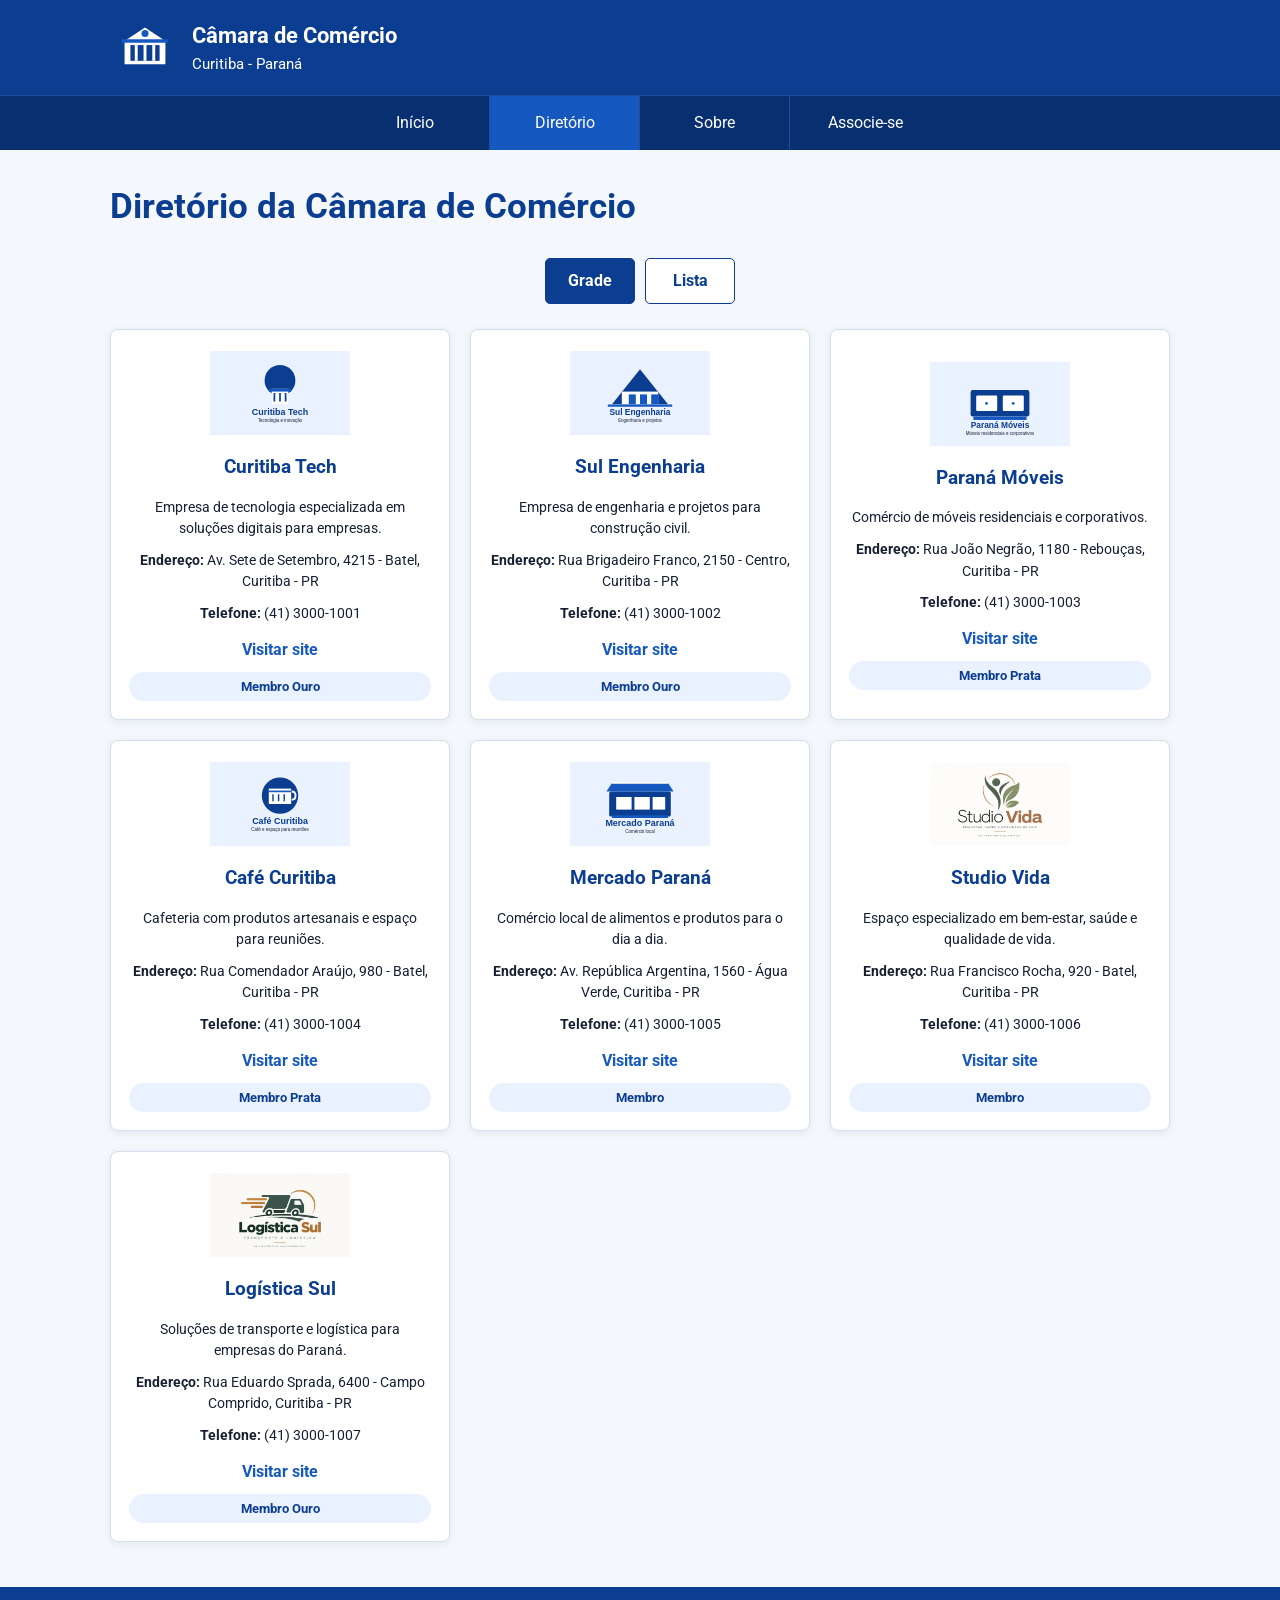
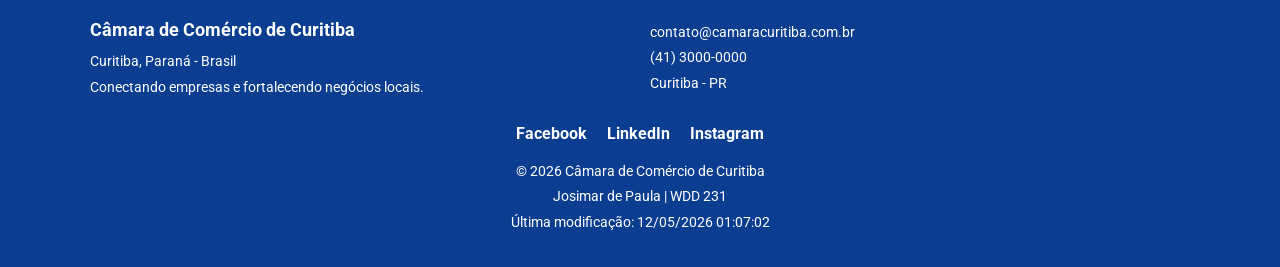
<file: camara/diretorio.html>
<!DOCTYPE html>
<html lang="pt-BR">

<head>
    <meta charset="UTF-8">
    <meta name="viewport" content="width=device-width, initial-scale=1.0">

    <meta name="description"
        content="Diretório da Câmara de Comércio de Curitiba com informações sobre empresas e negócios locais.">

    <meta name="author" content="Josimar de Paula">

    <!--------------------------- Open Graph ------------------------------>
    <meta property="og:title" content="Câmara de Comércio de Curitiba | Diretório">
    <meta property="og:type" content="website">
    <meta property="og:description" content="Conheça empresas e negócios associados à Câmara de Comércio de Curitiba.">
    <meta property="og:image" content="https://josimarsdepaula.github.io/wdd231/camara/imagens/logo.svg">
    <meta property="og:url" content="https://josimarsdepaula.github.io/wdd231/camara/diretorio.html">

    <title>Câmara de Comércio de Curitiba | Diretório</title>

    <!----------------------------- Favicon ------------------------------>
    <link rel="icon" href="imagens/favicon.svg">

    <!------------------------- Google Fonts ----------------------------->
    <link rel="preconnect" href="https://fonts.googleapis.com">
    <link rel="preconnect" href="https://fonts.gstatic.com" crossorigin>
    <link href="https://fonts.googleapis.com/css2?family=Roboto:wght@400;500;700&display=swap" rel="stylesheet">

    <!-- CSS -->
    <link rel="stylesheet" href="estilos/reset.css">
    <link rel="stylesheet" href="estilos/telas-pequenas.css">
    <link rel="stylesheet" href="estilos/telas-grandes.css">

    <!------------------------- JavaScript ------------------------------>
    <script src="scripts/diretorio.js" defer></script>
</head>

<body>

    <header>
        <div class="cabecalho">

            <a href="index.html" class="logo">
                <img src="imagens/logo.svg" alt="Logo da Câmara de Comércio de Curitiba">
            </a>

            <div class="nome-site">
                <strong>Câmara de Comércio</strong>
                <span>Curitiba - Paraná</span>
            </div>

            <button id="menu" aria-label="Abrir menu" aria-expanded="false" aria-controls="navegacao">
                ☰
            </button>

        </div>

        <nav id="navegacao">
            <a href="index.html">Início</a>
            <a href="diretorio.html" class="ativo" aria-current="page">Diretório</a>
            <a href="sobre.html">Sobre</a>
            <a href="associar.html">Associe-se</a>
        </nav>
    </header>

    <main>

        <h1>Diretório da Câmara de Comércio</h1>

        <div class="controles">
            <button id="grade" class="ativo-controle">
                Grade
            </button>

            <button id="lista">
                Lista
            </button>
        </div>

        <section id="membros" class="grade">

            <!-- Os membros serão carregados pelo JavaScript -->

        </section>

    </main>

    <footer>

        <div class="rodape-conteudo">

            <div>
                <h2>Câmara de Comércio de Curitiba</h2>
                <p>Curitiba, Paraná - Brasil</p>
                <p>Conectando empresas e fortalecendo negócios locais.</p>
            </div>

            <div class="contato">
                <p>contato@camaracuritiba.com.br</p>
                <p>(41) 3000-0000</p>
                <p>Curitiba - PR</p>
            </div>

        </div>

        <div class="redes-sociais">

            <a href="https://www.facebook.com/" target="_blank" rel="noopener noreferrer" aria-label="Facebook">
                Facebook
            </a>

            <a href="https://www.linkedin.com/" target="_blank" rel="noopener noreferrer" aria-label="LinkedIn">
                LinkedIn
            </a>

            <a href="https://www.instagram.com/" target="_blank" rel="noopener noreferrer" aria-label="Instagram">
                Instagram
            </a>

        </div>

        <p>
            © <span id="anoAtual"></span> Câmara de Comércio de Curitiba
        </p>

        <p>
            Josimar de Paula | WDD 231
        </p>

        <p id="ultimaModificacao"></p>

    </footer>

</body>

</html>
</file>
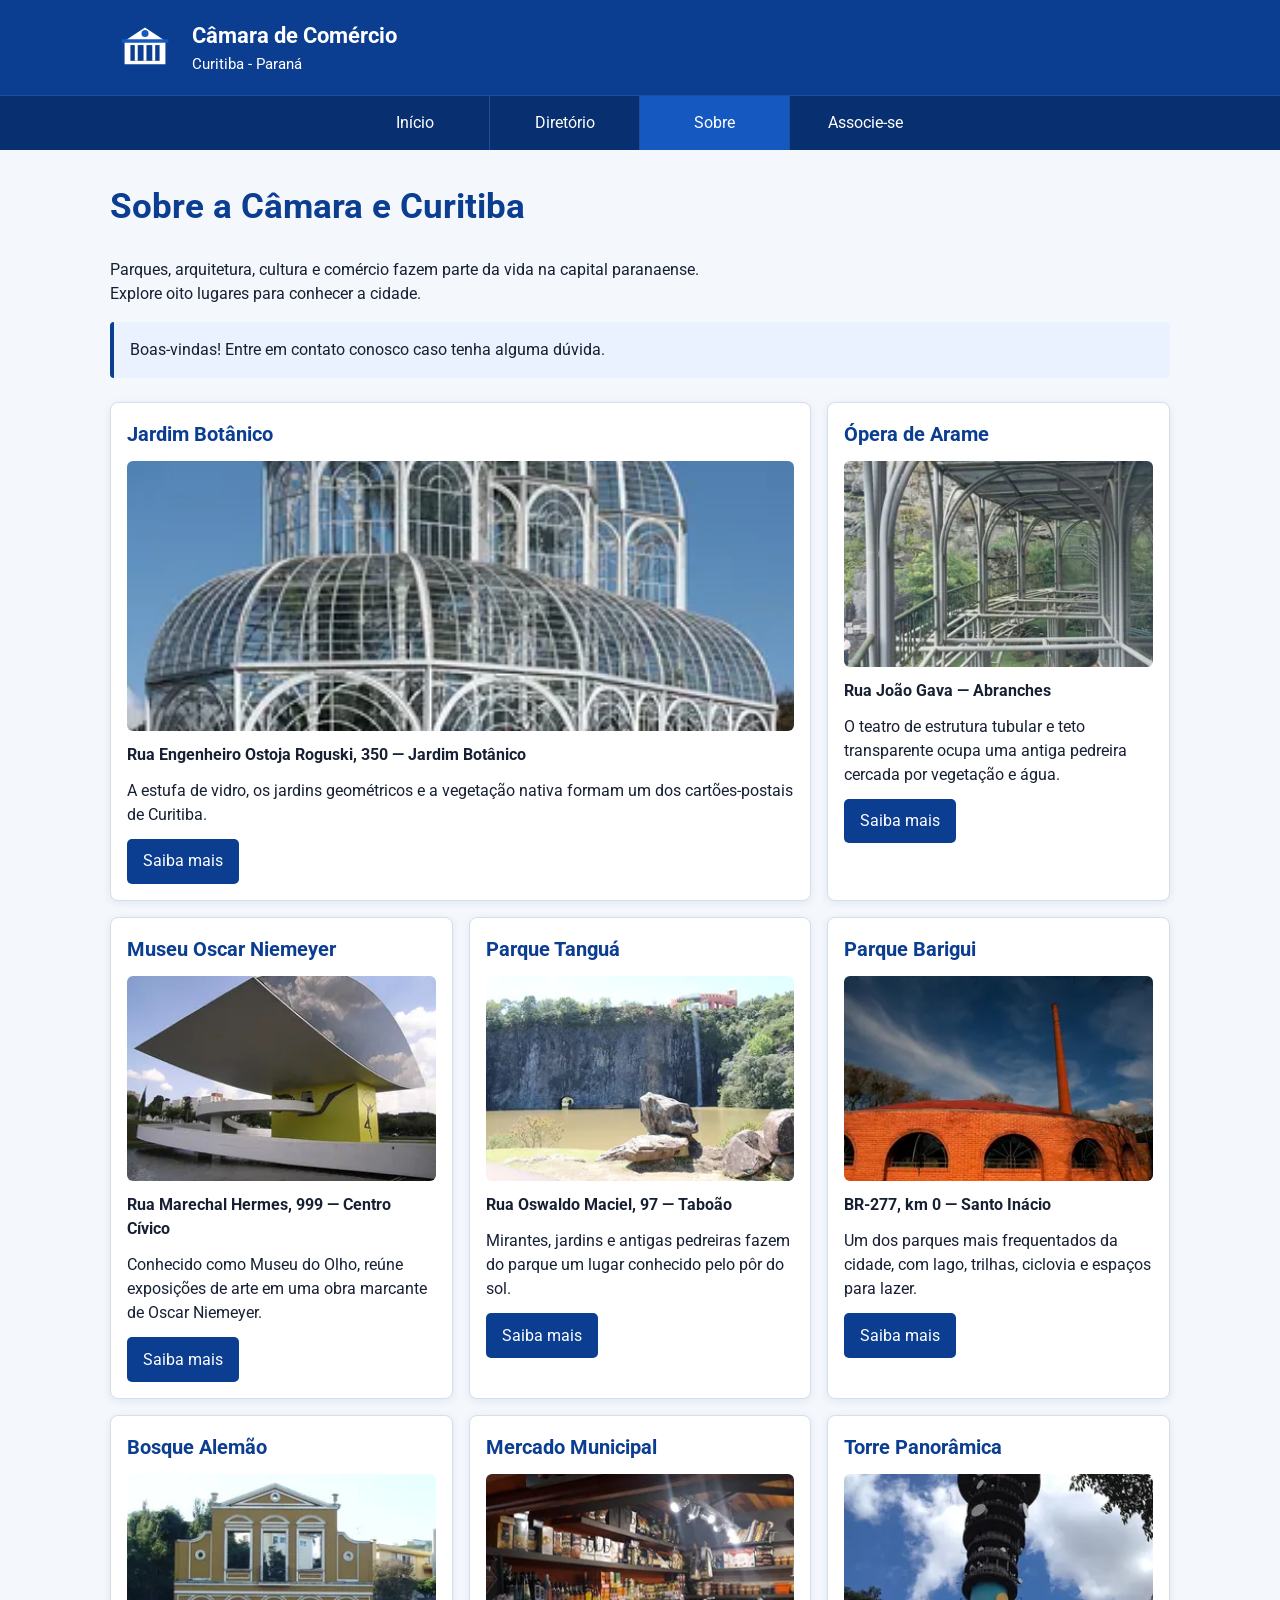
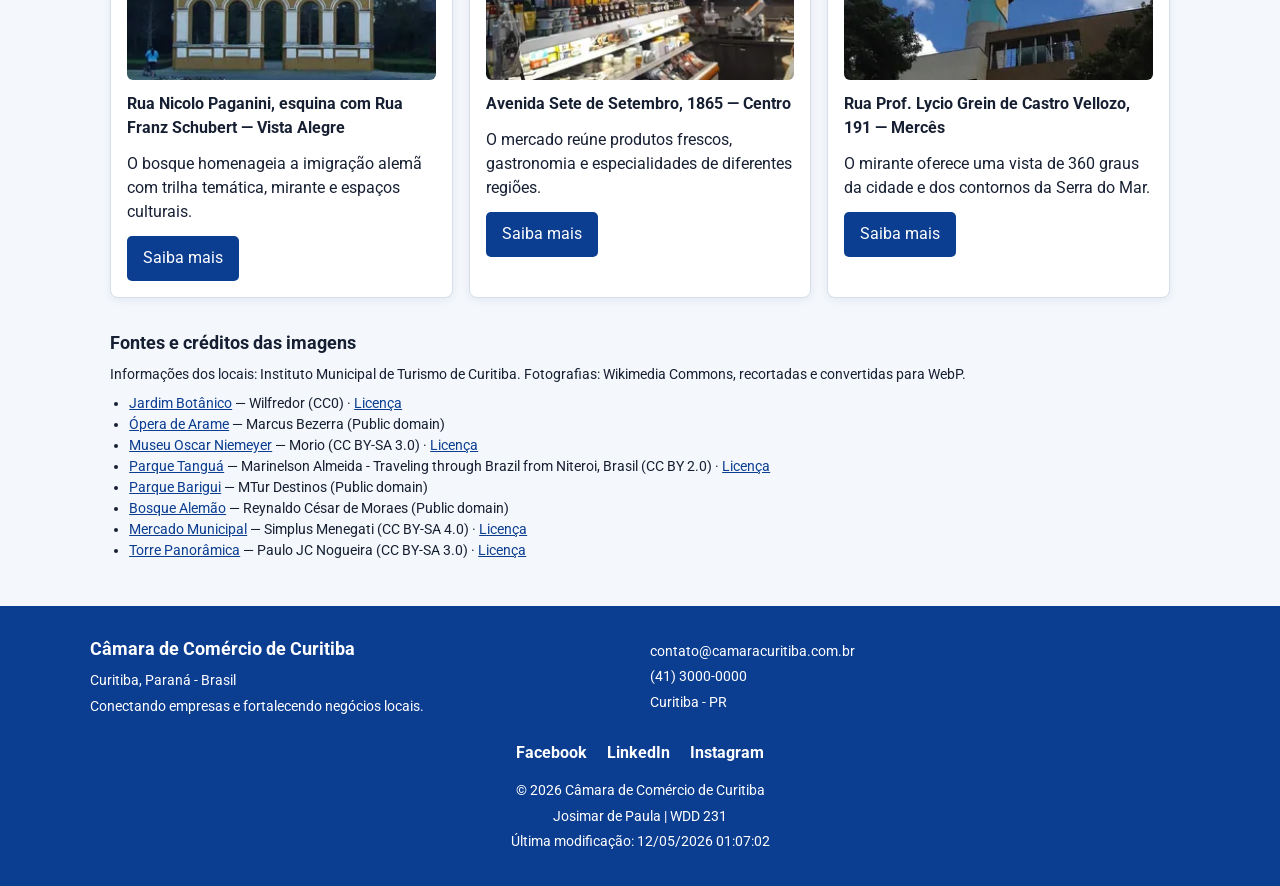
<file: camara/sobre.html>
<!DOCTYPE html>
<html lang="pt-BR">
<head>
    <meta charset="UTF-8">
    <meta name="viewport" content="width=device-width, initial-scale=1.0">
    <meta name="description" content="Conheça a Câmara de Comércio de Curitiba e seu compromisso com os negócios locais.">
    <meta name="author" content="Josimar de Paula">
    <meta property="og:title" content="Câmara de Comércio de Curitiba | Sobre">
    <meta property="og:description" content="Conheça a Câmara de Comércio de Curitiba e seu compromisso com os negócios locais.">
    <meta property="og:type" content="website">
    <meta property="og:image" content="https://josimarsdepaula.github.io/wdd231/camara/imagens/hero.webp">
    <meta property="og:url" content="https://josimarsdepaula.github.io/wdd231/camara/sobre.html">
    <title>Câmara de Comércio de Curitiba | Sobre</title>
    <link rel="icon" href="imagens/favicon.svg">
    <link rel="preconnect" href="https://fonts.googleapis.com">
    <link rel="preconnect" href="https://fonts.gstatic.com" crossorigin>
    <link href="https://fonts.googleapis.com/css2?family=Roboto:wght@400;500;700&amp;display=swap" rel="stylesheet">
    <link rel="stylesheet" href="estilos/reset.css">
    <link rel="stylesheet" href="estilos/telas-pequenas.css">
    <link rel="stylesheet" href="estilos/telas-grandes.css">
    <link rel="stylesheet" href="estilos/sobre.css">
    <script src="scripts/paginas.js" defer></script>
    <script src="scripts/sobre.js" type="module"></script>
</head>
<body>
    <header>
        <div class="cabecalho">
            <a href="index.html" class="logo"><img src="imagens/logo.svg" alt="Logo da Câmara de Comércio de Curitiba"></a>
            <div class="nome-site"><strong>Câmara de Comércio</strong><span>Curitiba - Paraná</span></div>
            <button id="menu" aria-label="Abrir menu" aria-expanded="false" aria-controls="navegacao">☰</button>
        </div>
        <nav id="navegacao">
            <a href="index.html">Início</a>
            <a href="diretorio.html">Diretório</a>
            <a href="sobre.html" class="ativo" aria-current="page">Sobre</a>
            <a href="associacao.html">Associe-se</a>
        </nav>
    </header>
    <main>
        <h1>Sobre a Câmara e Curitiba</h1>
        <p class="introducao-sobre">Parques, arquitetura, cultura e comércio fazem parte da vida na capital paranaense. Explore oito lugares para conhecer a cidade.</p>
        <aside id="mensagem-visita" class="mensagem-visita" aria-live="polite"></aside>
        <section class="galeria-sobre" aria-label="Lugares de interesse em Curitiba" id="galeria-sobre"></section>
        <section class="creditos-sobre" aria-labelledby="titulo-creditos">
            <h2 id="titulo-creditos">Fontes e créditos das imagens</h2>
            <p>Informações dos locais: Instituto Municipal de Turismo de Curitiba. Fotografias: Wikimedia Commons, recortadas e convertidas para WebP.</p>
            <ul id="lista-creditos"></ul>
        </section>
    </main>
    <footer>
        <div class="rodape-conteudo">
            <div><h2>Câmara de Comércio de Curitiba</h2><p>Curitiba, Paraná - Brasil</p><p>Conectando empresas e fortalecendo negócios locais.</p></div>
            <div class="contato"><p>contato@camaracuritiba.com.br</p><p>(41) 3000-0000</p><p>Curitiba - PR</p></div>
        </div>
        <div class="redes-sociais">
            <a href="https://www.facebook.com/" target="_blank" rel="noopener noreferrer">Facebook</a>
            <a href="https://www.linkedin.com/" target="_blank" rel="noopener noreferrer">LinkedIn</a>
            <a href="https://www.instagram.com/" target="_blank" rel="noopener noreferrer">Instagram</a>
        </div>
        <p>© <span id="anoAtual"></span> Câmara de Comércio de Curitiba</p>
        <p>Josimar de Paula | WDD 231</p>
        <p id="ultimaModificacao"></p>
    </footer>
</body>
</html>
</file>
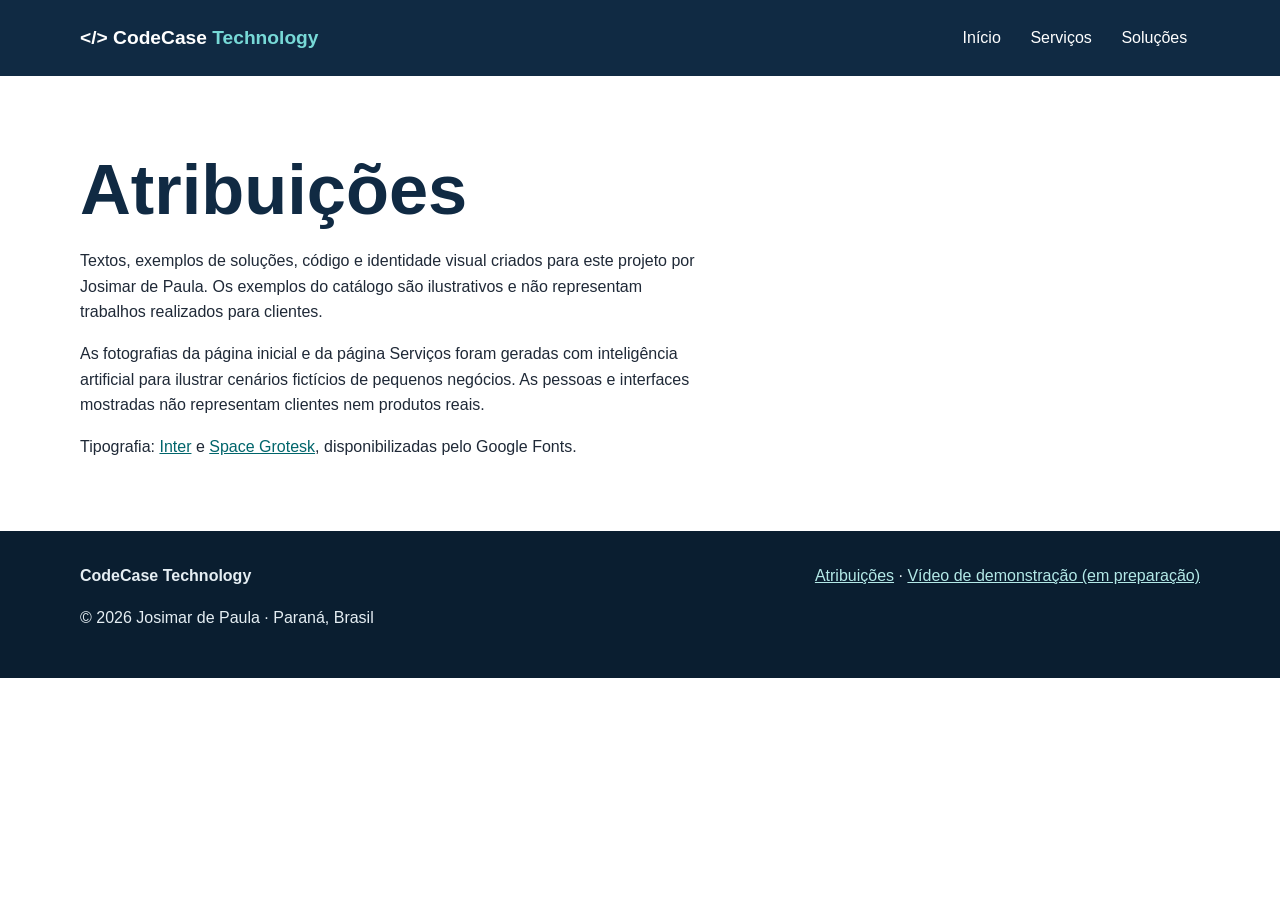
<file: final/atribuicoes.html>
﻿<!doctype html><html lang="pt-BR"><head><meta charset="utf-8"><meta name="viewport" content="width=device-width, initial-scale=1"><meta name="description" content="Atribuições de recursos utilizados no site CodeCase Technology."><meta name="author" content="Josimar de Paula"><title>Atribuições | CodeCase Technology</title><link rel="icon" href="imagens/favicon.svg" type="image/svg+xml"><link rel="stylesheet" href="estilos/site.css"><script type="module" src="scripts/comum.js"></script></head><body><a class="pular" href="#conteudo">Pular para o conteúdo</a><header class="cabecalho"><div class="largura"><a class="marca" href="index.html">&lt;/&gt; CodeCase <span>Technology</span></a><button class="menu" id="menu" type="button" aria-label="Abrir menu" aria-expanded="false" aria-controls="navegacao">☰</button><nav class="navegacao" id="navegacao" aria-label="Navegação principal"><a href="index.html">Início</a><a href="servicos.html">Serviços</a><a href="solucoes.html">Soluções</a></nav></div></header><main id="conteudo" class="largura secao"><h1>Atribuições</h1><p>Textos, exemplos de soluções, código e identidade visual criados para este projeto por Josimar de Paula. Os exemplos do catálogo são ilustrativos e não representam trabalhos realizados para clientes.</p><p>As fotografias da página inicial e da página Serviços foram geradas com inteligência artificial para ilustrar cenários fictícios de pequenos negócios. As pessoas e interfaces mostradas não representam clientes nem produtos reais.</p><p>Tipografia: <a href="https://fonts.google.com/specimen/Inter">Inter</a> e <a href="https://fonts.google.com/specimen/Space+Grotesk">Space Grotesk</a>, disponibilizadas pelo Google Fonts.</p></main><footer class="rodape"><div class="largura"><div><strong>CodeCase Technology</strong><p>© <span id="ano"></span> Josimar de Paula · Paraná, Brasil</p></div><div><a href="atribuicoes.html">Atribuições</a> · <a id="video" href="#video-pendente">Vídeo de demonstração (em preparação)</a></div></div></footer></body></html>
</file>
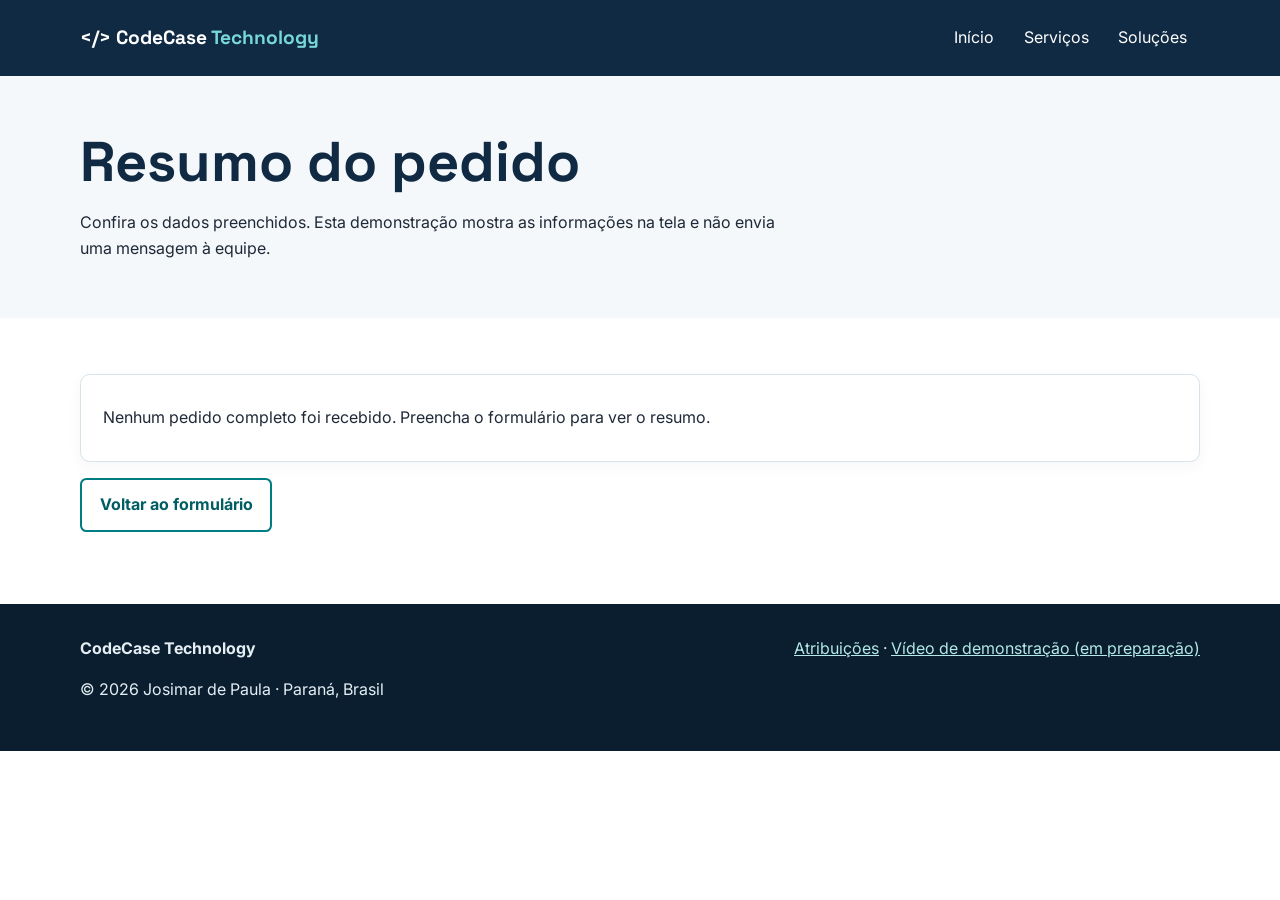
<file: final/obrigado.html>
﻿<!doctype html><html lang="pt-BR"><head><meta charset="utf-8"><meta name="viewport" content="width=device-width, initial-scale=1"><meta name="description" content="Confira os dados informados no formulário da CodeCase Technology."><meta name="author" content="Josimar de Paula"><meta name="robots" content="noindex"><meta property="og:type" content="website"><meta property="og:title" content="Resumo do pedido | CodeCase Technology"><meta property="og:description" content="Página de confirmação do formulário da CodeCase Technology."><meta property="og:image" content="https://josimarsdepaula.github.io/wdd231/final/imagens/favicon.svg"><title>Resumo do pedido | CodeCase Technology</title><link rel="icon" href="imagens/favicon.svg" type="image/svg+xml"><link rel="preconnect" href="https://fonts.googleapis.com"><link rel="preconnect" href="https://fonts.gstatic.com" crossorigin><link href="https://fonts.googleapis.com/css2?family=Inter:wght@400;600;700&amp;family=Space+Grotesk:wght@500;700&amp;display=swap" rel="stylesheet"><link rel="stylesheet" href="estilos/site.css"><script type="module" src="scripts/obrigado.js"></script></head><body><a class="pular" href="#conteudo">Pular para o conteúdo</a><header class="cabecalho"><div class="largura"><a class="marca" href="index.html" aria-label="CodeCase Technology, início">&lt;/&gt; CodeCase <span>Technology</span></a><button class="menu" id="menu" type="button" aria-label="Abrir menu" aria-expanded="false" aria-controls="navegacao">☰</button><nav class="navegacao" id="navegacao" aria-label="Navegação principal"><a href="index.html">Início</a><a href="servicos.html">Serviços</a><a href="solucoes.html">Soluções</a></nav></div></header><main id="conteudo"><section class="titulo-pagina"><div class="largura"><h1>Resumo do pedido</h1><p>Confira os dados preenchidos. Esta demonstração mostra as informações na tela e não envia uma mensagem à equipe.</p></div></section><section class="secao largura"><div id="resumo" class="cartao"></div><p><a class="botao-secundario" href="solucoes.html#contato">Voltar ao formulário</a></p></section></main><footer class="rodape"><div class="largura"><div><strong>CodeCase Technology</strong><p>© <span id="ano"></span> Josimar de Paula · Paraná, Brasil</p></div><div><a href="atribuicoes.html">Atribuições</a> · <a id="video" href="#video-pendente">Vídeo de demonstração (em preparação)</a></div></div></footer></body></html>
</file>
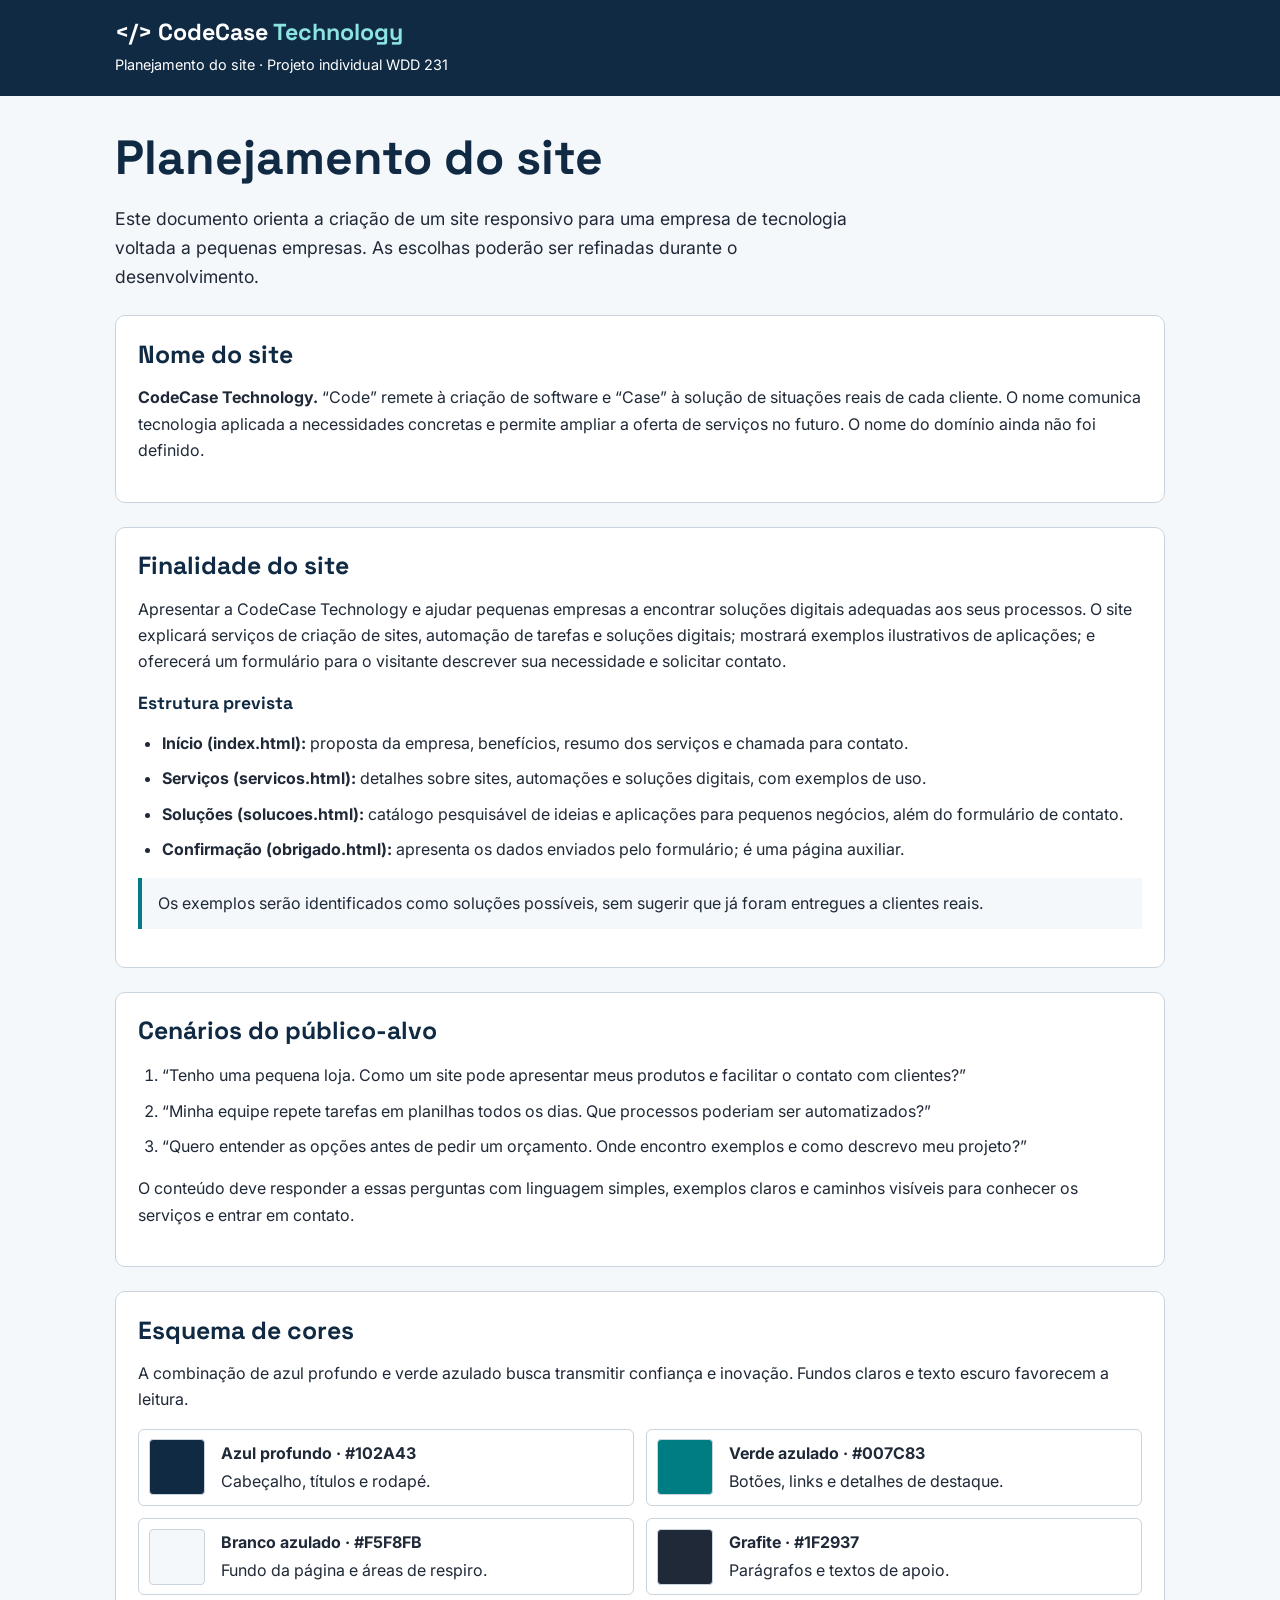
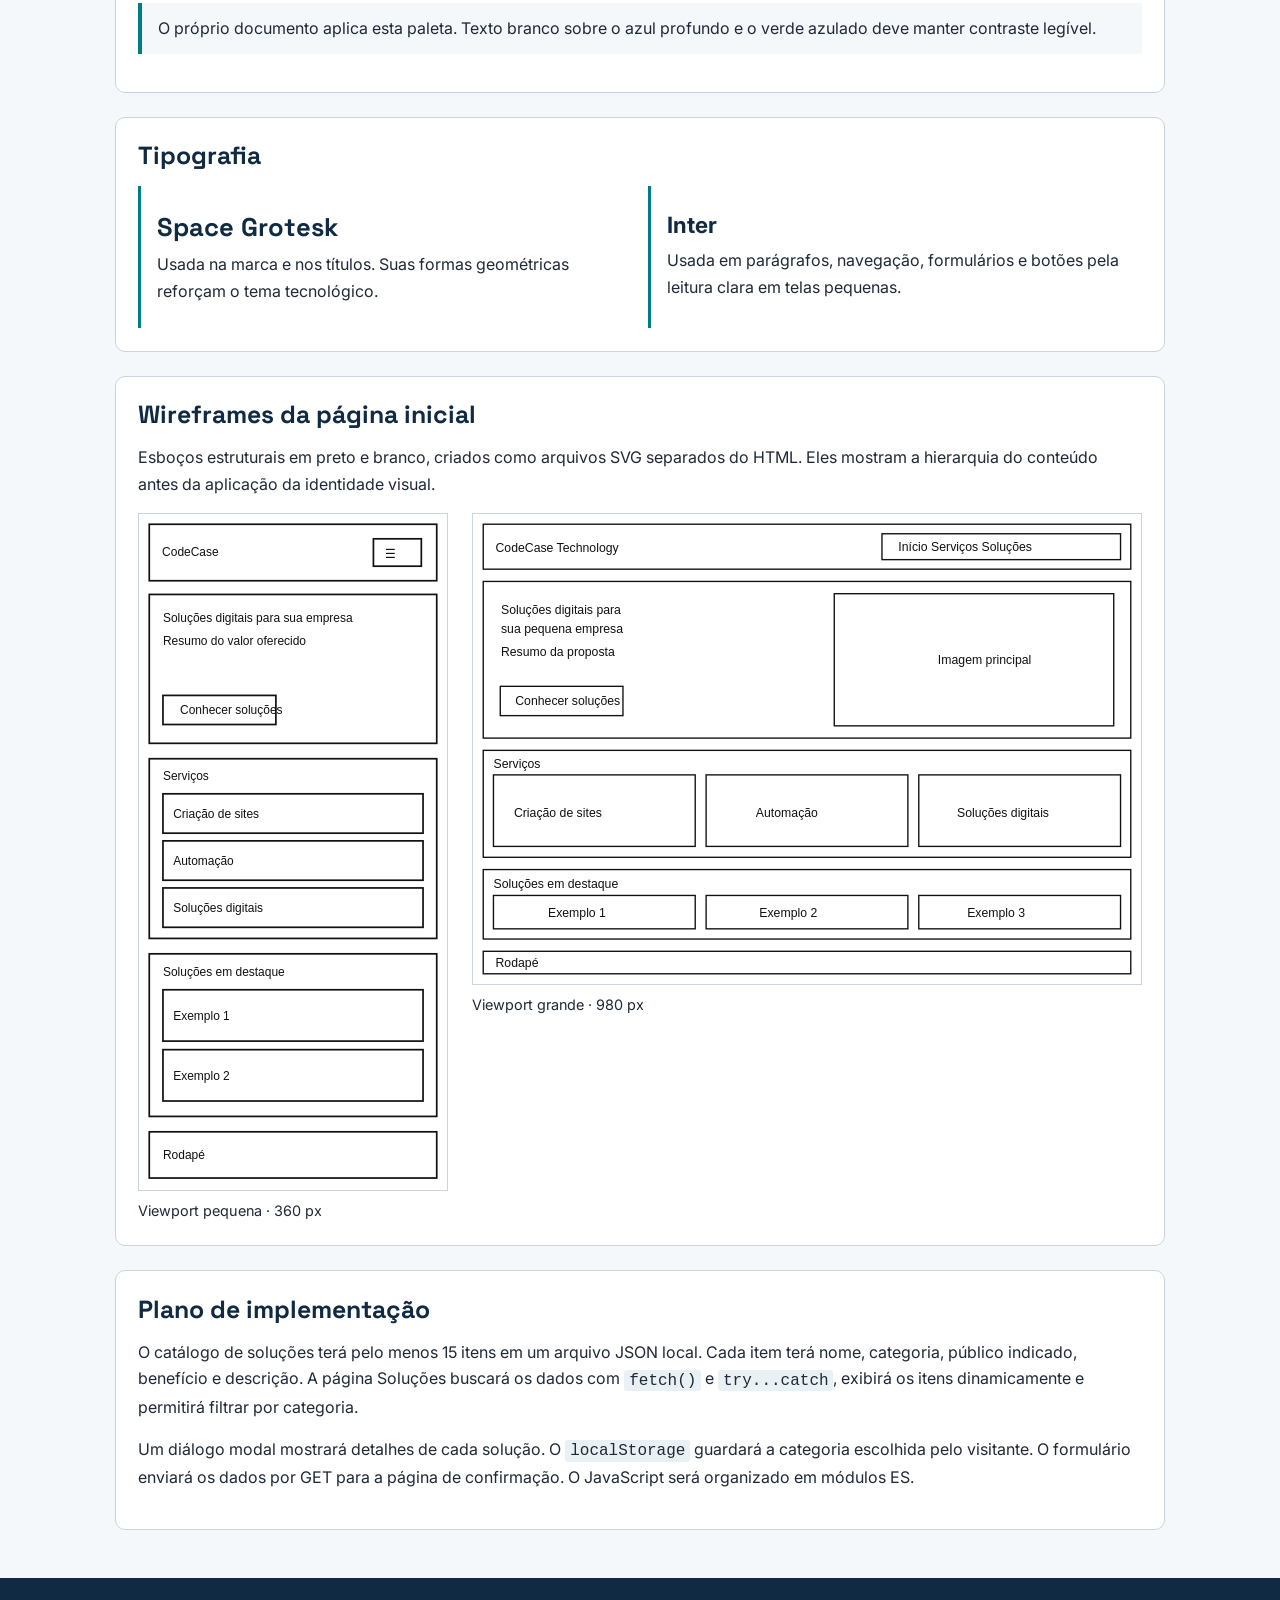
<file: final/planejamento.html>
<!DOCTYPE html>
<html lang="pt-BR">
<head>
    <meta charset="UTF-8">
    <meta name="viewport" content="width=device-width, initial-scale=1.0">
    <meta name="description" content="Planejamento do site CodeCase Technology: finalidade, público, cenários, identidade visual e wireframes responsivos.">
    <meta name="author" content="Josimar de Paula">
    <title>Planejamento do Site | CodeCase Technology</title>
    <link rel="icon" href="imagens/favicon.svg" type="image/svg+xml">
    <link rel="preconnect" href="https://fonts.googleapis.com">
    <link rel="preconnect" href="https://fonts.gstatic.com" crossorigin>
    <link href="https://fonts.googleapis.com/css2?family=Inter:wght@400;600;700&amp;family=Space+Grotesk:wght@500;700&amp;display=swap" rel="stylesheet">
    <link rel="stylesheet" href="estilos/planejamento.css">
</head>
<body>
    <header class="cabecalho">
        <div class="largura">
            <p class="marca">&lt;/&gt; CodeCase <span>Technology</span></p>
            <p class="tipo-documento">Planejamento do site · Projeto individual WDD 231</p>
        </div>
    </header>
    <main class="largura">
        <h1>Planejamento do site</h1>
        <p class="abertura">Este documento orienta a criação de um site responsivo para uma empresa de tecnologia voltada a pequenas empresas. As escolhas poderão ser refinadas durante o desenvolvimento.</p>

        <section aria-labelledby="nome-site">
            <h2 id="nome-site">Nome do site</h2>
            <p><strong>CodeCase Technology.</strong> “Code” remete à criação de software e “Case” à solução de situações reais de cada cliente. O nome comunica tecnologia aplicada a necessidades concretas e permite ampliar a oferta de serviços no futuro. O nome do domínio ainda não foi definido.</p>
        </section>

        <section aria-labelledby="finalidade">
            <h2 id="finalidade">Finalidade do site</h2>
            <p>Apresentar a CodeCase Technology e ajudar pequenas empresas a encontrar soluções digitais adequadas aos seus processos. O site explicará serviços de criação de sites, automação de tarefas e soluções digitais; mostrará exemplos ilustrativos de aplicações; e oferecerá um formulário para o visitante descrever sua necessidade e solicitar contato.</p>
            <h3>Estrutura prevista</h3>
            <ul>
                <li><strong>Início (index.html):</strong> proposta da empresa, benefícios, resumo dos serviços e chamada para contato.</li>
                <li><strong>Serviços (servicos.html):</strong> detalhes sobre sites, automações e soluções digitais, com exemplos de uso.</li>
                <li><strong>Soluções (solucoes.html):</strong> catálogo pesquisável de ideias e aplicações para pequenos negócios, além do formulário de contato.</li>
                <li><strong>Confirmação (obrigado.html):</strong> apresenta os dados enviados pelo formulário; é uma página auxiliar.</li>
            </ul>
            <p class="nota">Os exemplos serão identificados como soluções possíveis, sem sugerir que já foram entregues a clientes reais.</p>
        </section>

        <section aria-labelledby="cenarios">
            <h2 id="cenarios">Cenários do público-alvo</h2>
            <ol>
                <li>“Tenho uma pequena loja. Como um site pode apresentar meus produtos e facilitar o contato com clientes?”</li>
                <li>“Minha equipe repete tarefas em planilhas todos os dias. Que processos poderiam ser automatizados?”</li>
                <li>“Quero entender as opções antes de pedir um orçamento. Onde encontro exemplos e como descrevo meu projeto?”</li>
            </ol>
            <p>O conteúdo deve responder a essas perguntas com linguagem simples, exemplos claros e caminhos visíveis para conhecer os serviços e entrar em contato.</p>
        </section>

        <section aria-labelledby="cores">
            <h2 id="cores">Esquema de cores</h2>
            <p>A combinação de azul profundo e verde azulado busca transmitir confiança e inovação. Fundos claros e texto escuro favorecem a leitura.</p>
            <div class="paleta" role="list">
                <div class="cor" role="listitem"><span class="amostra azul"></span><div><strong>Azul profundo · #102A43</strong><p>Cabeçalho, títulos e rodapé.</p></div></div>
                <div class="cor" role="listitem"><span class="amostra verde"></span><div><strong>Verde azulado · #007C83</strong><p>Botões, links e detalhes de destaque.</p></div></div>
                <div class="cor" role="listitem"><span class="amostra claro"></span><div><strong>Branco azulado · #F5F8FB</strong><p>Fundo da página e áreas de respiro.</p></div></div>
                <div class="cor" role="listitem"><span class="amostra grafite"></span><div><strong>Grafite · #1F2937</strong><p>Parágrafos e textos de apoio.</p></div></div>
            </div>
            <p class="nota">O próprio documento aplica esta paleta. Texto branco sobre o azul profundo e o verde azulado deve manter contraste legível.</p>
        </section>

        <section aria-labelledby="tipografia">
            <h2 id="tipografia">Tipografia</h2>
            <div class="tipos">
                <div><h3 class="exemplo-titulo">Space Grotesk</h3><p>Usada na marca e nos títulos. Suas formas geométricas reforçam o tema tecnológico.</p></div>
                <div><h3 class="exemplo-corpo">Inter</h3><p>Usada em parágrafos, navegação, formulários e botões pela leitura clara em telas pequenas.</p></div>
            </div>
        </section>

        <section aria-labelledby="wireframes">
            <h2 id="wireframes">Wireframes da página inicial</h2>
            <p>Esboços estruturais em preto e branco, criados como arquivos SVG separados do HTML. Eles mostram a hierarquia do conteúdo antes da aplicação da identidade visual.</p>
            <div class="wireframes">
                <figure><img src="imagens/wireframe-mobile.svg" width="360" height="790" alt="Wireframe móvel: cabeçalho com menu, apresentação, chamada para ação, serviços, soluções em destaque e rodapé."><figcaption>Viewport pequena · 360 px</figcaption></figure>
                <figure><img src="imagens/wireframe-desktop.svg" width="980" height="690" alt="Wireframe largo: navegação horizontal, apresentação em duas colunas, três serviços, soluções em destaque e rodapé."><figcaption>Viewport grande · 980 px</figcaption></figure>
            </div>
        </section>

        <section aria-labelledby="implementacao">
            <h2 id="implementacao">Plano de implementação</h2>
            <p>O catálogo de soluções terá pelo menos 15 itens em um arquivo JSON local. Cada item terá nome, categoria, público indicado, benefício e descrição. A página Soluções buscará os dados com <code>fetch()</code> e <code>try...catch</code>, exibirá os itens dinamicamente e permitirá filtrar por categoria.</p>
            <p>Um diálogo modal mostrará detalhes de cada solução. O <code>localStorage</code> guardará a categoria escolhida pelo visitante. O formulário enviará os dados por GET para a página de confirmação. O JavaScript será organizado em módulos ES.</p>
        </section>
    </main>
    <footer><div class="largura"><p>CodeCase Technology · Planejamento do site · Josimar de Paula</p></div></footer>
</body>
</html>
</file>
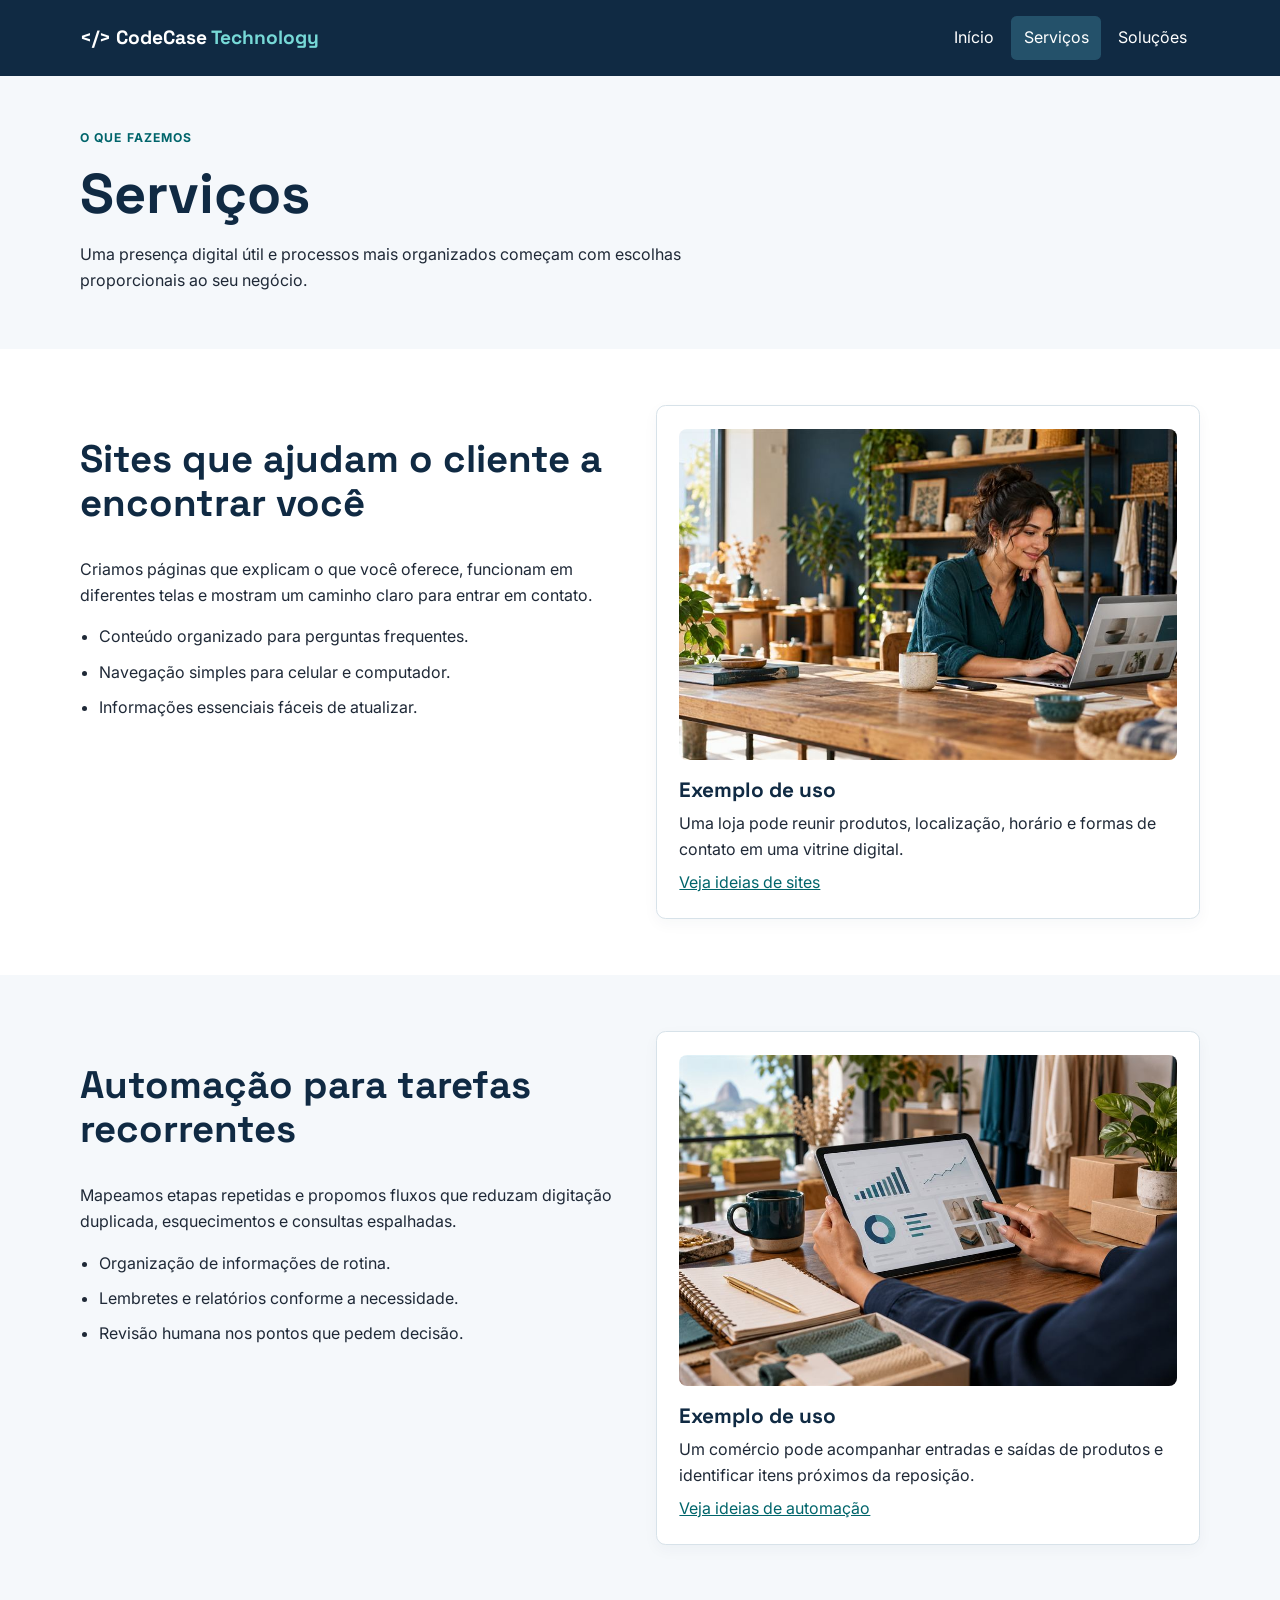
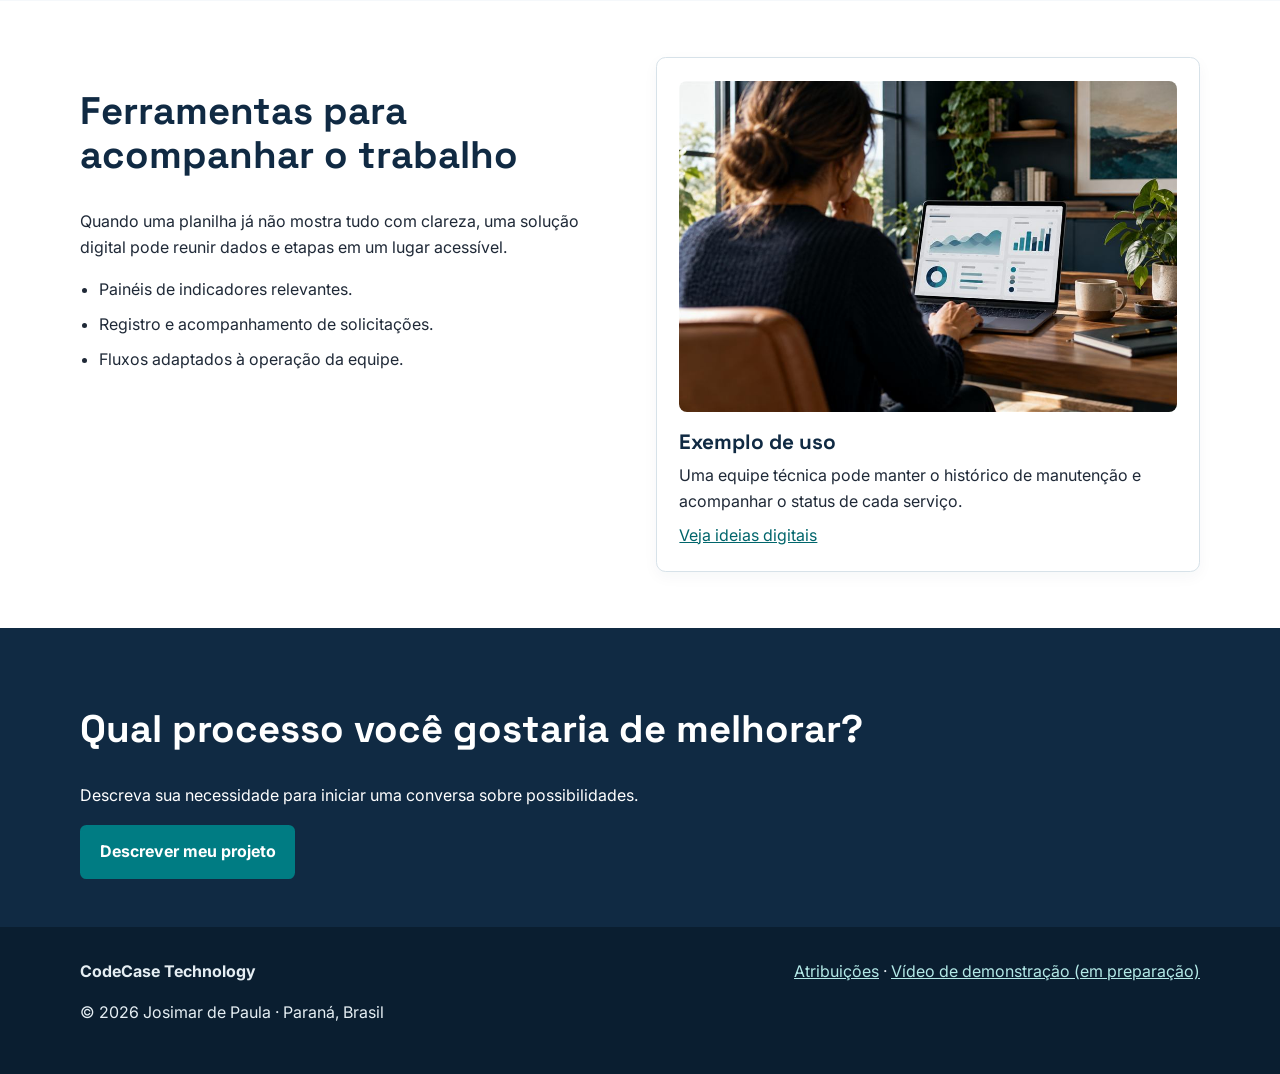
<file: final/servicos.html>
﻿<!doctype html><html lang="pt-BR"><head><meta charset="utf-8"><meta name="viewport" content="width=device-width, initial-scale=1"><meta name="description" content="Conheça os serviços de sites, automação e soluções digitais da CodeCase Technology para pequenos negócios."><meta name="author" content="Josimar de Paula"><meta property="og:type" content="website"><meta property="og:title" content="Serviços | CodeCase Technology"><meta property="og:description" content="Sites e ferramentas digitais para simplificar processos de pequenas empresas."><meta property="og:image" content="https://josimarsdepaula.github.io/wdd231/final/imagens/vitrine-premium.jpg"><title>Serviços | CodeCase Technology</title><link rel="icon" href="imagens/favicon.svg" type="image/svg+xml"><link rel="preconnect" href="https://fonts.googleapis.com"><link rel="preconnect" href="https://fonts.gstatic.com" crossorigin><link href="https://fonts.googleapis.com/css2?family=Inter:wght@400;600;700&amp;family=Space+Grotesk:wght@500;700&amp;display=swap" rel="stylesheet"><link rel="stylesheet" href="estilos/site.css"><script type="module" src="scripts/comum.js"></script></head><body><a class="pular" href="#conteudo">Pular para o conteúdo</a><header class="cabecalho"><div class="largura"><a class="marca" href="index.html" aria-label="CodeCase Technology, início">&lt;/&gt; CodeCase <span>Technology</span></a><button class="menu" id="menu" type="button" aria-label="Abrir menu" aria-expanded="false" aria-controls="navegacao">☰</button><nav class="navegacao" id="navegacao" aria-label="Navegação principal"><a href="index.html">Início</a><a href="servicos.html" aria-current="page">Serviços</a><a href="solucoes.html">Soluções</a></nav></div></header><main id="conteudo"><section class="titulo-pagina"><div class="largura"><p class="sobretitulo">O que fazemos</p><h1>Serviços</h1><p>Uma presença digital útil e processos mais organizados começam com escolhas proporcionais ao seu negócio.</p></div></section><section class="secao largura duas-colunas"><div><h2>Sites que ajudam o cliente a encontrar você</h2><p>Criamos páginas que explicam o que você oferece, funcionam em diferentes telas e mostram um caminho claro para entrar em contato.</p><ul class="lista-beneficios"><li>Conteúdo organizado para perguntas frequentes.</li><li>Navegação simples para celular e computador.</li><li>Informações essenciais fáceis de atualizar.</li></ul></div><div class="cartao"><img class="ilustracao" src="imagens/vitrine-premium.jpg" width="960" height="540" loading="lazy" decoding="async" alt="Empreendedora trabalhando em uma loja com vitrine digital no notebook."><h3>Exemplo de uso</h3><p>Uma loja pode reunir produtos, localização, horário e formas de contato em uma vitrine digital.</p><a href="solucoes.html">Veja ideias de sites</a></div></section><section class="secao secao-clara"><div class="largura duas-colunas"><div><h2>Automação para tarefas recorrentes</h2><p>Mapeamos etapas repetidas e propomos fluxos que reduzam digitação duplicada, esquecimentos e consultas espalhadas.</p><ul class="lista-beneficios"><li>Organização de informações de rotina.</li><li>Lembretes e relatórios conforme a necessidade.</li><li>Revisão humana nos pontos que pedem decisão.</li></ul></div><div class="cartao"><img class="ilustracao" src="imagens/automacao-premium.jpg" width="960" height="640" loading="lazy" decoding="async" alt="Pessoa consultando indicadores de vendas em um tablet no ambiente de trabalho."><h3>Exemplo de uso</h3><p>Um comércio pode acompanhar entradas e saídas de produtos e identificar itens próximos da reposição.</p><a href="solucoes.html">Veja ideias de automação</a></div></div></section><section class="secao largura duas-colunas"><div><h2>Ferramentas para acompanhar o trabalho</h2><p>Quando uma planilha já não mostra tudo com clareza, uma solução digital pode reunir dados e etapas em um lugar acessível.</p><ul class="lista-beneficios"><li>Painéis de indicadores relevantes.</li><li>Registro e acompanhamento de solicitações.</li><li>Fluxos adaptados à operação da equipe.</li></ul></div><div class="cartao"><img class="ilustracao" src="imagens/painel-premium.jpg" width="960" height="640" loading="lazy" decoding="async" alt="Profissional analisando gráficos em um painel digital no notebook."><h3>Exemplo de uso</h3><p>Uma equipe técnica pode manter o histórico de manutenção e acompanhar o status de cada serviço.</p><a href="solucoes.html">Veja ideias digitais</a></div></section><section class="chamada"><div class="largura"><h2>Qual processo você gostaria de melhorar?</h2><p>Descreva sua necessidade para iniciar uma conversa sobre possibilidades.</p><a class="botao" href="solucoes.html#contato">Descrever meu projeto</a></div></section></main><footer class="rodape"><div class="largura"><div><strong>CodeCase Technology</strong><p>© <span id="ano"></span> Josimar de Paula · Paraná, Brasil</p></div><div><a href="atribuicoes.html">Atribuições</a> · <a id="video" href="#video-pendente">Vídeo de demonstração (em preparação)</a></div></div></footer></body></html>
</file>
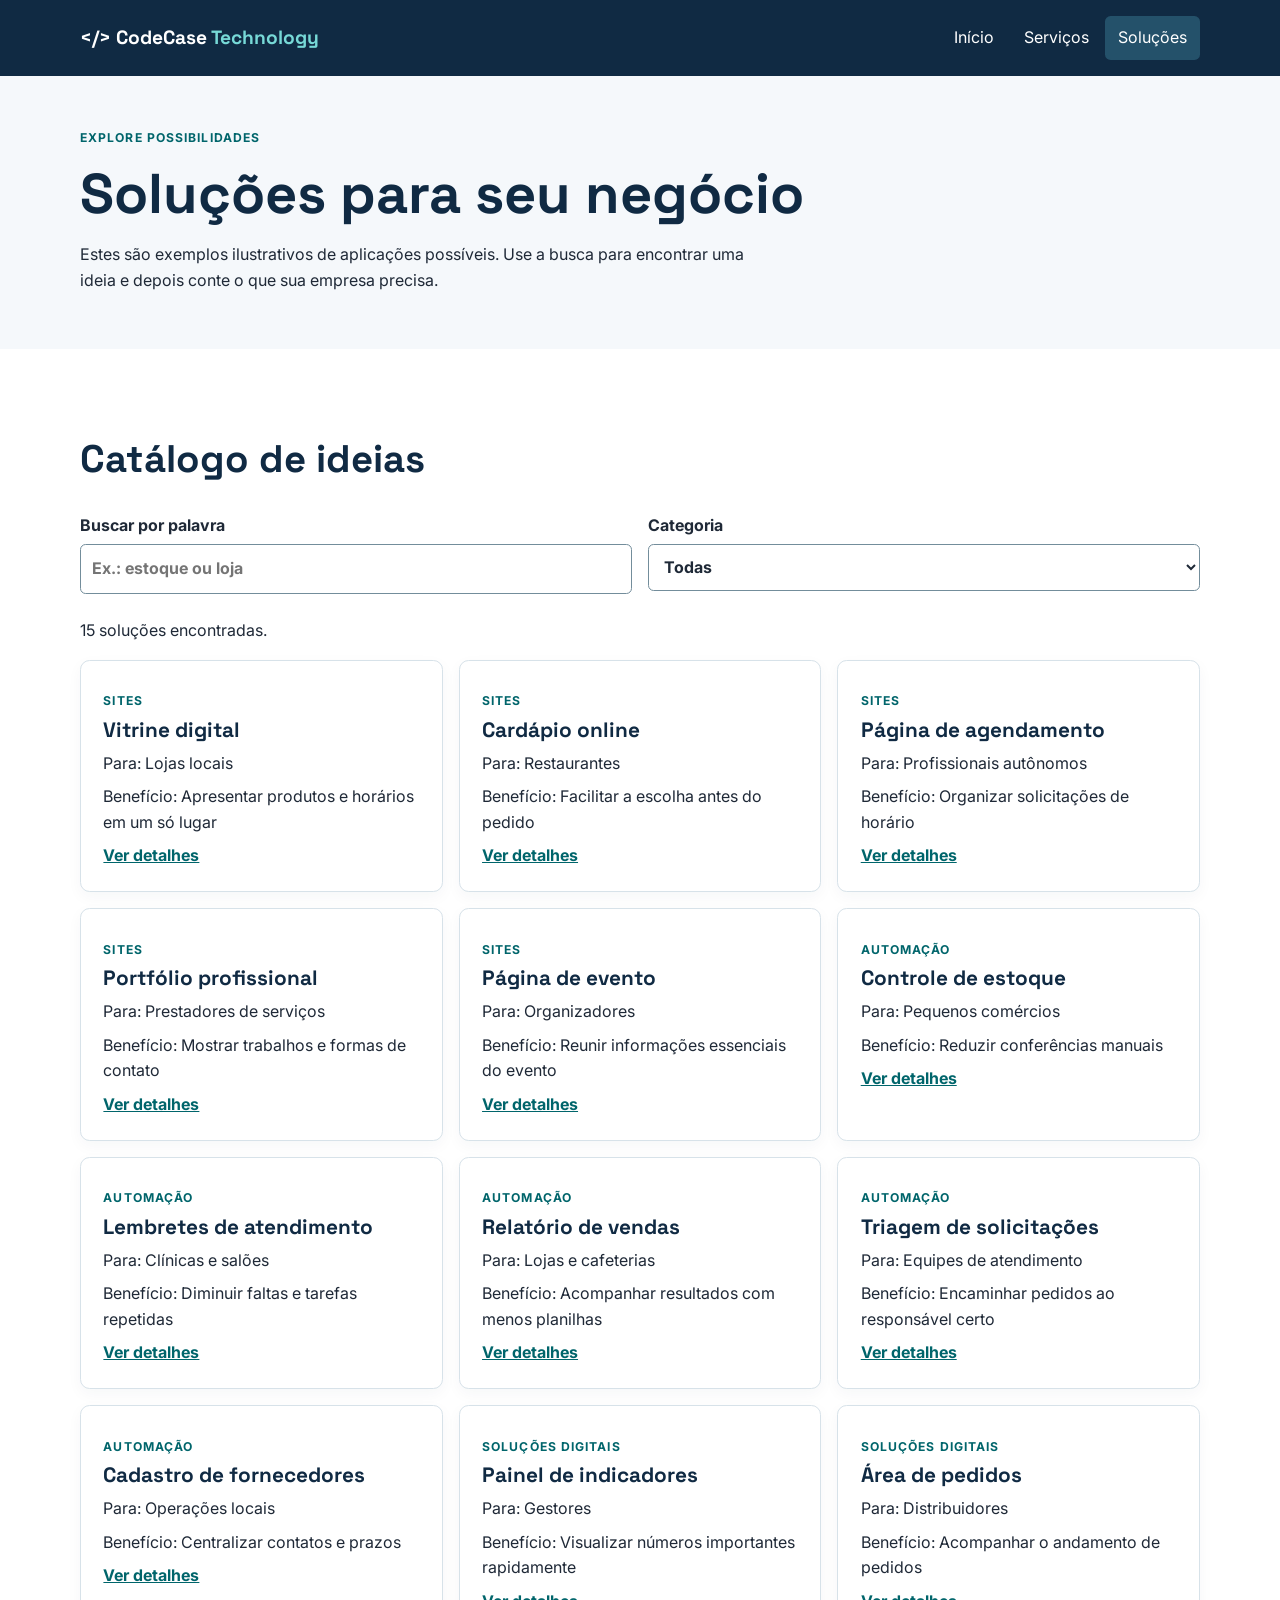
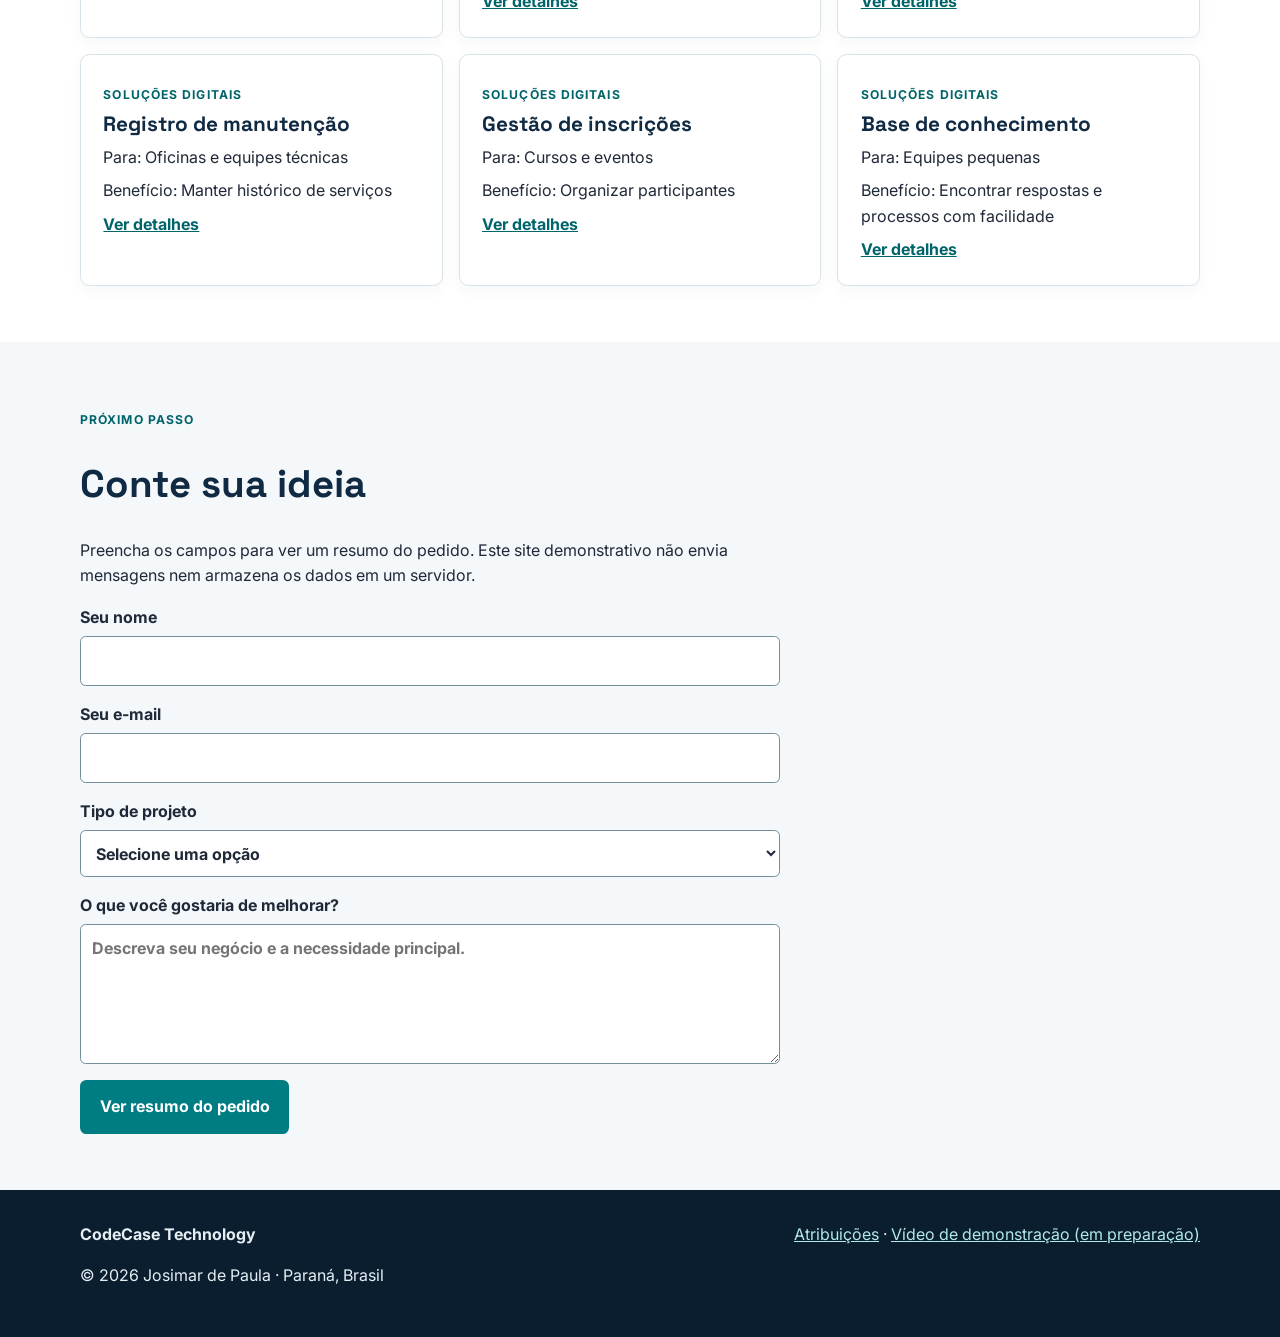
<file: final/solucoes.html>
﻿<!doctype html><html lang="pt-BR"><head><meta charset="utf-8"><meta name="viewport" content="width=device-width, initial-scale=1"><meta name="description" content="Explore 15 ideias de sites, automações e soluções digitais para pequenas empresas e descreva seu projeto."><meta name="author" content="Josimar de Paula"><meta property="og:type" content="website"><meta property="og:title" content="Soluções | CodeCase Technology"><meta property="og:description" content="Catálogo de ideias digitais para pequenos negócios."><meta property="og:image" content="https://josimarsdepaula.github.io/wdd231/final/imagens/favicon.svg"><title>Soluções | CodeCase Technology</title><link rel="icon" href="imagens/favicon.svg" type="image/svg+xml"><link rel="preconnect" href="https://fonts.googleapis.com"><link rel="preconnect" href="https://fonts.gstatic.com" crossorigin><link href="https://fonts.googleapis.com/css2?family=Inter:wght@400;600;700&amp;family=Space+Grotesk:wght@500;700&amp;display=swap" rel="stylesheet"><link rel="stylesheet" href="estilos/site.css"><script type="module" src="scripts/solucoes.js"></script></head><body><a class="pular" href="#conteudo">Pular para o conteúdo</a><header class="cabecalho"><div class="largura"><a class="marca" href="index.html" aria-label="CodeCase Technology, início">&lt;/&gt; CodeCase <span>Technology</span></a><button class="menu" id="menu" type="button" aria-label="Abrir menu" aria-expanded="false" aria-controls="navegacao">☰</button><nav class="navegacao" id="navegacao" aria-label="Navegação principal"><a href="index.html">Início</a><a href="servicos.html">Serviços</a><a href="solucoes.html" aria-current="page">Soluções</a></nav></div></header><main id="conteudo"><section class="titulo-pagina"><div class="largura"><p class="sobretitulo">Explore possibilidades</p><h1>Soluções para seu negócio</h1><p>Estes são exemplos ilustrativos de aplicações possíveis. Use a busca para encontrar uma ideia e depois conte o que sua empresa precisa.</p></div></section><section class="secao largura" aria-labelledby="catalogo"><h2 id="catalogo">Catálogo de ideias</h2><div class="controles"><label class="campo" for="busca">Buscar por palavra<input id="busca" type="search" placeholder="Ex.: estoque ou loja" autocomplete="off"></label><label class="campo" for="categoria">Categoria<select id="categoria"><option>Todas</option><option>Sites</option><option>Automação</option><option>Soluções digitais</option></select></label></div><p id="contagem" role="status" aria-live="polite">Carregando soluções…</p><div id="lista-solucoes" class="grade"></div></section><section class="secao secao-clara" id="contato"><div class="largura"><p class="sobretitulo">Próximo passo</p><h2>Conte sua ideia</h2><p>Preencha os campos para ver um resumo do pedido. Este site demonstrativo não envia mensagens nem armazena os dados em um servidor.</p><form class="formulario" action="obrigado.html" method="get"><label class="campo" for="nome">Seu nome<input id="nome" name="nome" type="text" autocomplete="name" required maxlength="80"></label><label class="campo" for="email">Seu e-mail<input id="email" name="email" type="email" autocomplete="email" required maxlength="120"></label><label class="campo" for="tipo">Tipo de projeto<select id="tipo" name="tipo" required><option value="">Selecione uma opção</option><option>Site</option><option>Automação</option><option>Solução digital</option><option>Ainda não sei</option></select></label><label class="campo" for="mensagem">O que você gostaria de melhorar?<textarea id="mensagem" name="mensagem" required minlength="10" maxlength="1000" placeholder="Descreva seu negócio e a necessidade principal."></textarea></label><button class="botao" type="submit">Ver resumo do pedido</button></form></div></section></main><dialog id="detalhes" aria-label="Detalhes da solução"><button class="fechar" id="fechar-detalhes" type="button" aria-label="Fechar detalhes">✕</button><div id="conteudo-detalhes"></div></dialog><footer class="rodape"><div class="largura"><div><strong>CodeCase Technology</strong><p>© <span id="ano"></span> Josimar de Paula · Paraná, Brasil</p></div><div><a href="atribuicoes.html">Atribuições</a> · <a id="video" href="#video-pendente">Vídeo de demonstração (em preparação)</a></div></div></footer></body></html>
</file>
<file: estilos/telas-pequenas.css>
:root {
    --azul-principal: #0B3D91;
    --azul-secundario: #1558C0;
    --azul-claro: #EAF2FF;
    --fundo: #F7F9FC;
    --texto: #172033;
    --branco: #FFFFFF;
}

* {
    box-sizing: border-box;
}

body {
    margin: 0;
    font-family: "Roboto", Arial, sans-serif;
    color: var(--texto);
    background: var(--fundo);
    overflow-wrap: anywhere;
}

header {
    background: var(--azul-principal);
    color: var(--branco);
}

.cabecalho {
    min-height: 80px;
    display: flex;
    align-items: center;
    padding: 10px 15px;
    gap: 12px;
}

.cabecalho img {
    flex-shrink: 0;
    width: 55px;
    height: 55px;
    object-fit: contain;
}

.cabecalho span {
    min-width: 0;
    flex: 1;
    font-size: 1.2rem;
    font-weight: 700;
}

#menu {
    flex-shrink: 0;
    width: 44px;
    height: 44px;
    border: 1px solid var(--branco);
    border-radius: 5px;
    background: var(--azul-principal);
    color: var(--branco);
    font-size: 1.6rem;
    cursor: pointer;
}

nav {
    display: none;
    flex-direction: column;
    background: #082F70;
}

nav.aberto {
    display: flex;
}

nav a {
    padding: 15px 20px;
    color: var(--branco);
    text-decoration: none;
    text-align: center;
    border-bottom: 1px solid #1E4F9B;
}

nav a:hover,
nav a.ativo {
    background: var(--azul-secundario);
}

main {
    width: 100%;
    max-width: 1000px;
    margin: 0 auto;
    padding: 0 15px 25px;
}

h1 {
    margin: 20px 0;
    font-size: 1.8rem;
    color: var(--azul-principal);
}

.introducao {
    display: grid;
    grid-template-columns: 1fr;
    gap: 15px;
}

section {
    border: 1px solid #C8D6EA;
    border-radius: 6px;
    overflow: hidden;
    background: var(--branco);
    box-shadow: 0 2px 8px rgba(11, 61, 145, 0.08);
}

section h2 {
    margin: 0;
    padding: 12px;
    background: var(--azul-principal);
    color: var(--branco);
    text-align: center;
    font-size: 1rem;
}

.conteudo {
    min-height: 220px;
    padding: 20px;
    background: var(--azul-claro);
}

.conteudo p {
    margin: 0;
    line-height: 1.6;
}

.foto {
    padding: 20px;
    background: var(--azul-claro);
    text-align: center;
}

.foto img {
    display: block;
    width: 100%;
    max-width: 250px;
    max-inline-size: 100%;
    height: 280px;
    margin: 0 auto;
    object-fit: cover;
    border-radius: 6px;
    border: 4px solid var(--branco);
    box-shadow: 0 2px 8px rgba(11, 61, 145, 0.15);
}

.certificado {
    margin-top: 15px;
}

.filtros {
    display: grid;
    grid-template-columns: repeat(3, 1fr);
    gap: 8px;
    padding: 12px;
    background: var(--branco);
}

.filtros button {
    min-height: 38px;
    border: 1px solid #7FA6D6;
    border-radius: 5px;
    background: var(--azul-claro);
    color: var(--azul-principal);
    font-weight: 700;
    cursor: pointer;
}

.filtros button:hover,
.filtros button.ativo-filtro {
    background: var(--azul-principal);
    color: var(--branco);
}

#cursos {
    display: grid;
    grid-template-columns: 1fr;
    gap: 8px;
    padding: 0 12px;
}

.curso {
    min-height: 48px;
    display: flex;
    align-items: center;
    justify-content: center;
    padding: 10px;
    border: 1px solid #9BB6D9;
    border-radius: 5px;
    background: var(--azul-claro);
    color: #173A68;
    font-weight: 700;
    text-align: center;
}

.curso.completo {
    background: var(--azul-secundario);
    color: var(--branco);
    border-color: var(--azul-secundario);
}

#creditos {
    margin: 12px;
    color: var(--azul-principal);
    text-align: center;
    font-size: .9rem;
    font-weight: 700;
}

footer {
    padding: 20px 15px;
    background: var(--azul-principal);
    color: var(--branco);
    text-align: center;
}

.redes-sociais {
    display: flex;
    justify-content: center;
    align-items: center;
    gap: 22px;
    margin-bottom: 15px;
}

.redes-sociais a {
    display: flex;
    align-items: center;
    justify-content: center;
    width: 42px;
    height: 42px;
    color: var(--branco);
}

.redes-sociais svg {
    width: 30px;
    height: 30px;
}

footer p {
    margin: 7px 0;
    font-size: .85rem;
}
</file>
<file: estilos/maior.css>
@media screen and (min-width: 32.5rem) {

    .cabecalho {
        min-height: 90px;
        padding: 10px 20px;
    }

    .cabecalho img {
        width: 65px;
        height: 65px;
    }

    .cabecalho span {
        font-size: 1.35rem;
    }

    #menu {
        display: none;
    }

    nav {
        display: flex;
        flex-direction: row;
        justify-content: space-around;
        background: #082F70;
        border-top: 1px solid #1E4F9B;
    }

    nav a {
        flex: 1;
        padding: 14px 10px;
        border-bottom: none;
        border-right: 1px solid #1E4F9B;
    }

    nav a:last-child {
        border-right: none;
    }

    nav a:hover,
    nav a.ativo {
        background: var(--azul-secundario);
    }

    main {
        padding: 0 20px 30px;
    }

    h1 {
        margin: 20px 0 15px;
        font-size: 2rem;
    }

    .introducao {
        grid-template-columns: minmax(0, 1fr);
        gap: 18px;
    }

    .conteudo {
        min-height: 275px;
        display: flex;
        align-items: center;
        padding: 25px;
    }

    .conteudo p {
        font-size: 1rem;
        line-height: 1.7;
    }

    .foto {
        min-height: 275px;
        display: flex;
        align-items: center;
        justify-content: center;
        padding: 20px;
    }

    .foto img {
        width: 220px;
        height: 230px;
    }

    .certificado {
        margin-top: 18px;
    }

    .filtros {
        gap: 15px;
        padding: 15px 20px;
    }

    #cursos {
        grid-template-columns: repeat(3, 1fr);
        gap: 12px;
        padding: 0 20px;
    }

    .curso {
        min-height: 55px;
    }

    #creditos {
        margin: 15px 20px;
    }

    footer {
        padding: 22px 20px;
    }
}

@media screen and (min-width: 48rem) {
    .introducao {
        grid-template-columns: minmax(0, 1.4fr) minmax(0, 1fr);
    }
}
</file>
<file: camara/estilos/telas-pequenas.css>
:root {
    --azul-principal: #0B3D91;
    --azul-secundario: #1558C0;
    --azul-claro: #EAF2FF;
    --fundo: #F4F7FB;
    --texto: #172033;
    --branco: #FFFFFF;
    --cinza: #667085;
    --borda: #D5DEEA;
    --azul-escuro: #082F70;
    --azul-borda-menu: #1E4F9B;
    --transparente: #FFFFFF00;
    --sombra-card: #0B3D9114;
}

body {
    font-family: "Roboto", Arial, sans-serif;
    color: var(--texto);
    background: var(--fundo);
    line-height: 1.5;
    overflow-wrap: anywhere;
}

/* CABEÇALHO */

header {
    background: var(--azul-principal);
    color: var(--branco);
}

.cabecalho {
    width: 100%;
    min-height: 80px;
    display: flex;
    align-items: center;
    gap: 12px;
    padding: 10px 15px;
}

.logo {
    flex-shrink: 0;
}

.logo img {
    width: 55px;
    height: 55px;
    object-fit: contain;
}

.nome-site {
    min-width: 0;
    flex: 1;
    display: flex;
    flex-direction: column;
}

.nome-site strong {
    font-size: 1.1rem;
}

.nome-site span {
    font-size: 0.85rem;
}

/* MENU */

#menu {
    flex-shrink: 0;
    width: 44px;
    height: 44px;
    border: 1px solid var(--branco);
    border-radius: 5px;
    background: var(--transparente);
    color: var(--branco);
    font-size: 1.5rem;
    cursor: pointer;
}

nav {
    display: none;
    flex-direction: column;
    background: var(--azul-escuro);
}

nav.aberto {
    display: flex;
}

nav a {
    padding: 14px 18px;
    color: var(--branco);
    text-decoration: none;
    text-align: center;
    border-bottom: 1px solid var(--azul-borda-menu);
}

nav a:hover,
nav a.ativo {
    background: var(--azul-secundario);
}

/* CONTEÚDO */

main {
    width: 100%;
    max-width: 1100px;
    margin: 0 auto;
    padding: 20px 15px 35px;
}

h1 {
    margin-bottom: 20px;
    color: var(--azul-principal);
    font-size: 1.8rem;
}

/* BOTÕES DE VISUALIZAÇÃO */

.controles {
    display: flex;
    flex-wrap: wrap;
    gap: 10px;
    margin-bottom: 20px;
}

.controles button {
    min-width: 90px;
    padding: 10px 18px;
    border: 1px solid var(--azul-principal);
    border-radius: 5px;
    background: var(--branco);
    color: var(--azul-principal);
    font-weight: 700;
    cursor: pointer;
}

.controles button:hover,
.controles button.ativo-controle {
    background: var(--azul-principal);
    color: var(--branco);
}

/* ÁREA DOS MEMBROS */

#membros {
    display: grid;
    grid-template-columns: minmax(0, 1fr);
    gap: 15px;
}

/* CARTÃO */

.membro {
    min-width: 0;
    background: var(--branco);
    border: 1px solid var(--borda);
    border-radius: 8px;
    padding: 18px;
    box-shadow: 0 2px 8px var(--sombra-card);
    text-align: center;
}

.membro img {
    width: 140px;
    height: 90px;
    object-fit: contain;
    margin: 0 auto 15px;
}

.membro h2 {
    margin-bottom: 10px;
    color: var(--azul-principal);
    font-size: 1.2rem;
}

.membro p {
    margin: 5px 0;
    font-size: 0.9rem;
}

.membro a {
    display: inline-block;
    margin-top: 8px;
    color: var(--azul-secundario);
    font-weight: 700;
    text-decoration: none;
}

.membro a:hover {
    text-decoration: underline;
}

.nivel {
    display: inline-block;
    margin-top: 10px;
    padding: 5px 10px;
    border-radius: 20px;
    background: var(--azul-claro);
    color: var(--azul-principal);
    font-size: 0.8rem;
    font-weight: 700;
}

/* LISTA */

#membros.lista {
    display: flex;
    flex-direction: column;
    gap: 0;
}

.lista .membro {
    display: grid;
    grid-template-columns: minmax(0, 1fr);
    min-height: 0;
    gap: 5px;
    border-radius: 0;
    box-shadow: none;
    text-align: left;
    padding: 12px;
}

.lista .membro img {
    display: none;
}

.lista .membro h2 {
    margin-bottom: 2px;
}

.lista .membro a {
    margin-top: 0;
}

/* RODAPÉ */

footer {
    background: var(--azul-principal);
    color: var(--branco);
    padding: 25px 15px;
    text-align: center;
}

.rodape-conteudo {
    display: flex;
    flex-direction: column;
    gap: 20px;
    max-width: 1100px;
    margin: 0 auto 20px;
}

footer h2 {
    margin-bottom: 8px;
    font-size: 1.1rem;
}

footer p {
    margin: 5px 0;
    font-size: 0.85rem;
}

.redes-sociais {
    display: flex;
    flex-wrap: wrap;
    justify-content: center;
    gap: 20px;
    margin-bottom: 15px;
}

.redes-sociais a {
    color: var(--branco);
    text-decoration: none;
    font-weight: 700;
}

.redes-sociais a:hover {
    text-decoration: underline;
}

/* Página inicial */

.hero {
    width: 100%;
    max-width: 100%;
    border-radius: 8px;
    overflow: hidden;
    background: var(--azul-claro);
}

.hero img {
    width: 100%;
    height: clamp(180px, 45vw, 300px);
    object-fit: cover;
}

.hero-conteudo {
    width: 100%;
    max-width: 100%;
    padding: 1.5rem 1rem;
    background: var(--azul-claro);
}

.hero-conteudo h1 {
    font-size: clamp(1.5rem, 4vw, 2.2rem);
    line-height: 1.3;
    overflow-wrap: break-word;
}

.botao-cta {
    display: inline-block;
    margin-top: 1rem;
    padding: 12px 20px;
    border-radius: 5px;
    background: var(--azul-principal);
    color: var(--branco);
    font-weight: 700;
    text-decoration: none;
}

.eventos,
.clima,
.destaques {
    min-width: 0;
    margin-top: 24px;
}

.eventos h2,
.clima h2,
.destaques h2 {
    margin-bottom: 12px;
    color: var(--azul-principal);
}

#previsao,
#empresas-destaque {
    display: grid;
    grid-template-columns: minmax(0, 1fr);
    gap: 16px;
}

#previsao:not(:empty) {
    margin-top: 16px;
}

.evento,
#clima-atual,
.dia-previsao,
.empresa-destaque {
    min-width: 0;
    padding: 18px;
    border: 1px solid var(--borda);
    border-radius: 8px;
    background: var(--branco);
    box-shadow: 0 2px 8px var(--sombra-card);
}

.empresa-destaque img {
    width: 140px;
    height: 90px;
    object-fit: contain;
    margin: 0 auto 15px;
}

.empresa-destaque h3,
.dia-previsao h3 {
    margin-bottom: 8px;
    color: var(--azul-principal);
}

.empresa-destaque p {
    margin: 8px 0;
}
</file>
<file: camara/estilos/telas-grandes.css>
@media screen and (min-width: 32.5rem) {

    /* CABEÇALHO */

    .cabecalho {
        min-height: 95px;
        max-width: 1100px;
        margin: 0 auto;
        padding: 12px 20px;
    }

    .logo img {
        width: 70px;
        height: 70px;
    }

    .nome-site strong {
        font-size: 1.4rem;
    }

    .nome-site span {
        font-size: 0.95rem;
    }

    /* MENU */

    #menu {
        display: none;
    }

    nav {
        display: flex;
        flex-direction: row;
        justify-content: center;
        border-top: 1px solid var(--azul-borda-menu);
    }

    nav a {
        flex: 0 1 150px;
        min-width: 0;
        padding: 15px 20px;
        border-bottom: none;
        border-right: 1px solid var(--azul-borda-menu);
    }

    nav a:last-child {
        border-right: none;
    }

    /* CONTEÚDO */

    main {
        padding: 30px 20px 45px;
    }

    h1 {
        font-size: 2.2rem;
        margin-bottom: 25px;
    }

    /* BOTÕES */

    .controles {
        justify-content: center;
        margin-bottom: 25px;
    }

    /* GRADE DOS MEMBROS */

    #membros {
        grid-template-columns: repeat(2, minmax(0, 1fr));
        gap: 20px;
    }

    .membro {
        min-height: 280px;
        display: flex;
        flex-direction: column;
        justify-content: center;
    }

    /* LISTA DOS MEMBROS */

    #membros.lista {
        display: flex;
        flex-direction: column;
        gap: 0;
    }

    .lista .membro {
        grid-template-columns: repeat(2, minmax(0, 1fr));
        align-items: center;
        padding: 12px 18px;
    }

    .lista .membro h2 {
        font-size: 1rem;
    }

    /* RODAPÉ */

    .rodape-conteudo {
        display: grid;
        grid-template-columns: repeat(2, minmax(0, 1fr));
        text-align: left;
        align-items: start;
    }

    footer {
        padding: 30px 20px;
    }

    /* Página Inicial */

    #previsao {
        grid-template-columns: repeat(3, minmax(0, 1fr));
    }

    #empresas-destaque {
        grid-template-columns: repeat(2, minmax(0, 1fr));
    }

    .empresa-destaque {
        height: 100%;
    }
}

@media screen and (min-width: 48rem) {
    .hero {
        display: grid;
    }

    .hero img,
    .hero-conteudo {
        grid-area: 1 / 1;
    }

    .hero img {
        height: 100%;
        min-height: 450px;
    }

    .hero-conteudo {
        align-self: end;
        z-index: 1;
        width: calc(100% - 4rem);
        max-width: 500px;
        margin: 2rem;
        padding: 1.5rem;
        border-radius: 8px;
    }
}

@media screen and (min-width: 60rem) {
    #membros,
    #empresas-destaque {
        grid-template-columns: repeat(3, minmax(0, 1fr));
    }

    .lista .membro {
        grid-template-columns: repeat(3, minmax(0, 1fr));
        column-gap: 20px;
    }
}
</file>
<file: final/estilos/site.css>
:root{color-scheme:light;--azul:#102a43;--verde:#007c83;--claro:#f5f8fb;--texto:#1f2937;--borda:#d7e2e9}*{box-sizing:border-box}html{scroll-behavior:smooth}body{margin:0;background:#fff;color:var(--texto);font:1rem/1.6 Inter,Arial,sans-serif}h1,h2,h3,.marca{font-family:'Space Grotesk',Arial,sans-serif;line-height:1.15;color:var(--azul)}h1{font-size:clamp(2.3rem,6vw,4.4rem);margin:.25em 0}h2{font-size:clamp(1.7rem,3vw,2.5rem)}h3{font-size:1.3rem}p{max-width:70ch}a{color:#00656b}a:hover{text-decoration-thickness:2px}a:focus-visible,button:focus-visible,input:focus-visible,select:focus-visible,textarea:focus-visible{outline:3px solid #f5aa26;outline-offset:3px}.largura{width:min(100% - 2rem,1120px);margin-inline:auto}.pular{position:absolute;top:-5rem;left:1rem;background:#fff;padding:.5rem;z-index:10}.pular:focus{top:.5rem}.cabecalho{background:var(--azul);color:#fff}.cabecalho .largura{display:flex;align-items:center;justify-content:space-between;min-height:76px;gap:1rem}.marca{font-size:1.2rem;color:#fff;text-decoration:none;font-weight:700;white-space:nowrap}.marca span{color:#77d9d7}.menu{display:none;background:transparent;color:#fff;border:1px solid #a9c7d7;border-radius:.4rem;padding:.4rem .7rem;font:inherit;cursor:pointer}.navegacao{display:flex;gap:.25rem}.navegacao a{color:#fff;text-decoration:none;padding:.55rem .8rem;border-radius:.35rem}.navegacao a:hover,.navegacao a[aria-current=page]{background:#24516a}.hero{background:linear-gradient(130deg,#e8f4f3,#f5f8fb);padding:clamp(3rem,7vw,6rem) 0}.hero-grid{display:grid;grid-template-columns:1.25fr .75fr;gap:3rem;align-items:center}.sobretitulo,.etiqueta{text-transform:uppercase;font-size:.76rem;font-weight:700;letter-spacing:.09em;color:#00656b}.destaque{background:#fff;border-left:5px solid var(--verde);padding:2rem;border-radius:.5rem;box-shadow:0 12px 35px #102a4317}.destaque strong{display:block;color:var(--azul);font-size:1.25rem}.ilustracao{display:block;width:100%;height:auto;border-radius:.5rem;margin:0 0 1.2rem}.acoes{display:flex;gap:.75rem;flex-wrap:wrap;margin-top:1.5rem}.botao,.botao-secundario{display:inline-block;padding:.75rem 1.1rem;border-radius:.4rem;font-weight:700;text-decoration:none}.botao{background:var(--verde);color:#fff;border:2px solid var(--verde)}.botao:hover{background:#005d62}.botao-secundario{border:2px solid var(--verde);color:#005d62}.secao{padding:3.5rem 0}.secao-clara{background:var(--claro)}.processo{display:block;width:min(100%,640px);height:auto;margin:0 auto 2rem}.grade{display:grid;grid-template-columns:repeat(3,minmax(0,1fr));gap:1rem}.cartao{background:#fff;border:1px solid var(--borda);border-radius:.6rem;padding:1.4rem;box-shadow:0 5px 15px #102a430a}.cartao h3{margin:.4rem 0}.cartao p{margin:.5rem 0}.passos{counter-reset:passo;display:grid;grid-template-columns:repeat(3,1fr);gap:1.5rem;padding:0;list-style:none}.passos li{counter-increment:passo}.passos li::before{content:counter(passo,decimal-leading-zero);display:block;color:var(--verde);font-size:1.8rem;font-weight:700}.chamada{background:var(--azul);color:#fff;padding:3rem 0}.chamada h2{color:#fff}.rodape{background:#0a1e30;color:#e5eef3;padding:2rem 0}.rodape .largura{display:flex;justify-content:space-between;gap:1rem;flex-wrap:wrap}.rodape a{color:#b3e9e7}.titulo-pagina{background:var(--claro);padding:2.5rem 0}.titulo-pagina h1{font-size:clamp(2.2rem,5vw,3.5rem)}.duas-colunas{display:grid;grid-template-columns:1fr 1fr;gap:2rem;align-items:start}.lista-beneficios{padding-left:1.2rem}.lista-beneficios li{margin:.6rem 0}.controles{display:flex;gap:1rem;flex-wrap:wrap;margin:1.5rem 0}.campo{display:flex;flex-direction:column;gap:.35rem;flex:1 1 230px;font-weight:700}input,select,textarea{font:inherit;color:var(--texto);border:1px solid #738d9b;border-radius:.35rem;padding:.7rem;background:#fff;max-width:100%}textarea{min-height:140px;resize:vertical}.link-botao{padding:0;border:0;background:none;color:#00656b;text-decoration:underline;font:inherit;font-weight:700;cursor:pointer}.formulario{display:grid;gap:1rem;max-width:700px}.formulario .botao{justify-self:start;cursor:pointer;font:inherit;font-weight:700}dialog{border:0;border-radius:.6rem;padding:2rem;max-width:min(90vw,560px);box-shadow:0 20px 50px #0005}dialog::backdrop{background:#071a2aaa}.fechar{float:right;border:0;background:#e8f4f3;border-radius:.3rem;padding:.4rem .7rem;font:inherit;cursor:pointer}dl{display:grid;grid-template-columns:max-content 1fr;gap:.6rem 1rem;overflow-wrap:anywhere}dt{font-weight:700}dd{margin:0}.nota{font-size:.9rem;color:#526572}@media(max-width:700px){.cabecalho .largura{flex-wrap:wrap;padding:.8rem 0}.menu{display:block}.navegacao{display:none;width:100%;flex-direction:column}.navegacao.aberta{display:flex}.navegacao a{padding:.7rem}.hero-grid,.duas-colunas,.grade,.passos{grid-template-columns:1fr}.hero-grid{gap:1rem}.secao{padding:2.5rem 0}dl{grid-template-columns:1fr;gap:0}dd{margin-bottom:1rem}}
.ilustracao{aspect-ratio:3/2;object-fit:cover}.destaque .ilustracao{aspect-ratio:16/9}
</file>
<file: camara/estilos/associacao.css>
.conteudo-associacao {
    display: grid;
    grid-template-columns: minmax(0, 1fr);
    gap: 2rem;
}

.formulario-associacao,
.cartao-nivel,
.confirmacao {
    min-width: 0;
    padding: 1.5rem;
    background: var(--branco);
    border: 1px solid var(--borda);
    border-radius: 8px;
    box-shadow: 0 2px 8px var(--sombra-card);
}

.formulario-associacao h2,
.niveis-associacao h2,
.confirmacao h2 {
    margin-bottom: 1rem;
    color: var(--azul-principal);
}

.formulario-associacao label {
    display: block;
    margin: 1rem 0;
    font-weight: 700;
}

.formulario-associacao input:not([type="hidden"]),
.formulario-associacao select,
.formulario-associacao textarea {
    display: block;
    width: 100%;
    min-height: 44px;
    margin-top: .4rem;
    padding: .65rem;
    border: 1px solid var(--cinza);
    border-radius: 5px;
    background: var(--branco);
    color: var(--texto);
    font-weight: 400;
}

.formulario-associacao textarea { resize: vertical; }
.formulario-associacao small { display: block; font-weight: 400; }

.formulario-associacao button,
.cartao-nivel button,
dialog button {
    min-height: 44px;
    padding: .65rem 1.2rem;
    border: 1px solid var(--azul-principal);
    border-radius: 5px;
    color: var(--branco);
    background: var(--azul-principal);
    cursor: pointer;
}

:focus-visible { outline: 3px solid #986000; outline-offset: 3px; }
.cartao-nivel { margin-bottom: 1rem; animation: entrada-cartao .7s ease-out both; }
.cartao-nivel:nth-of-type(2) { animation-delay: .1s; }
.cartao-nivel:nth-of-type(3) { animation-delay: .2s; }
.cartao-nivel:nth-of-type(4) { animation-delay: .3s; }
.cartao-nivel h3 { color: var(--azul-principal); }
.cartao-nivel p { margin: .5rem 0 1rem; }

dialog {
    margin: auto;
    width: min(90%, 480px);
    max-height: 85vh;
    overflow: auto;
    padding: 1.5rem;
    border: 1px solid var(--borda);
    border-radius: 8px;
    color: var(--texto);
    background: var(--branco);
}

dialog::backdrop { background: #172033b3; }
dialog h2 { color: var(--azul-principal); }
dialog p { margin: 1rem 0; }
dialog ul { padding-left: 1.5rem; margin: 1rem 0; }
dialog li + li { margin-top: .5rem; }
.confirmacao dl { margin-top: 1.5rem; }
.confirmacao dt { font-weight: 700; color: var(--azul-principal); }
.confirmacao dd { margin-bottom: 1rem; }

@keyframes entrada-cartao {
    from { opacity: 0; transform: translateY(16px); }
    to { opacity: 1; transform: translateY(0); }
}

@media screen and (min-width: 48rem) {
    .conteudo-associacao { grid-template-columns: minmax(0, 3fr) minmax(0, 2fr); align-items: start; }
}

@media (prefers-reduced-motion: reduce) {
    .cartao-nivel { animation: none; }
}
</file>
<file: camara/estilos/sobre.css>
.introducao-sobre { max-width: 68ch; margin-bottom: 1rem; }
.mensagem-visita { margin-bottom: 1.5rem; padding: 1rem; border-left: 4px solid var(--azul-principal); background: var(--azul-claro); border-radius: 4px; }
.galeria-sobre { display: grid; gap: 1rem; grid-template-columns: minmax(0, 1fr); grid-template-areas: "a" "b" "c" "d" "e" "f" "g" "h"; }
.area-1 { grid-area: a; } .area-2 { grid-area: b; } .area-3 { grid-area: c; } .area-4 { grid-area: d; }
.area-5 { grid-area: e; } .area-6 { grid-area: f; } .area-7 { grid-area: g; } .area-8 { grid-area: h; }
.cartao-sobre { min-width: 0; padding: 1rem; background: var(--branco); border: 1px solid var(--borda); border-radius: 8px; box-shadow: 0 2px 8px var(--sombra-card); }
.cartao-sobre h2 { color: var(--azul-principal); font-size: 1.25rem; margin-bottom: .75rem; }
.cartao-sobre figure { margin: 0 0 .75rem; overflow: hidden; border-radius: 6px; }
.cartao-sobre img { display: block; width: 100%; height: auto; aspect-ratio: 3 / 2; object-fit: cover; }
.cartao-sobre address { margin-bottom: .75rem; font-style: normal; font-weight: 700; }
.cartao-sobre p { margin-bottom: .75rem; }
.cartao-sobre button { padding: .65rem 1rem; background: var(--azul-principal); color: var(--branco); border: 0; border-radius: 5px; font: inherit; cursor: pointer; }
.cartao-sobre button:hover, .cartao-sobre button:focus-visible { background: var(--azul-escuro); }
.cartao-sobre div[hidden] { display: none; }
.cartao-sobre div { margin-top: .75rem; }
.cartao-sobre div a, .creditos-sobre a { color: var(--azul-principal); }
.creditos-sobre { margin-top: 2rem; font-size: .875rem; }
.creditos-sobre h2 { font-size: 1.1rem; margin-bottom: .5rem; }
.creditos-sobre ul { margin: .5rem 0 0 1.2rem; }
@media (min-width: 641px) {
    .galeria-sobre { grid-template-columns: repeat(2, minmax(0, 1fr)); grid-template-areas: "a b" "c d" "e f" "g h"; }
    .cartao-sobre img { transition: transform .25s ease, filter .25s ease; }
    .cartao-sobre figure:hover img { transform: scale(1.04); filter: saturate(1.15); }
}
@media (min-width: 1025px) {
    .galeria-sobre { grid-template-columns: repeat(3, minmax(0, 1fr)); grid-template-areas: "a a b" "c d e" "f g h"; }
    .area-1 img { max-height: 270px; }
}
@media (prefers-reduced-motion: reduce) { .cartao-sobre img { transition: none; } }
</file>
<file: final/estilos/planejamento.css>
* { box-sizing: border-box; }
:root { --azul: #102A43; --verde: #007C83; --claro: #F5F8FB; --grafite: #1F2937; --borda: #C9D4DE; }
html { scroll-behavior: smooth; }
body { margin: 0; background: var(--claro); color: var(--grafite); font: 400 1rem/1.65 "Inter", Arial, sans-serif; }
.largura { width: min(100% - 2rem, 1050px); margin-inline: auto; }
.cabecalho, footer { background: var(--azul); color: #fff; }
.cabecalho { padding: 1.2rem 0; }
.marca { margin: 0; font: 700 1.45rem/1.2 "Space Grotesk", Arial, sans-serif; }
.marca span { color: #8BE4E0; }
.tipo-documento { margin: .4rem 0 0; font-size: .9rem; }
main { padding-block: 2rem 3rem; }
h1, h2, h3 { color: var(--azul); font-family: "Space Grotesk", Arial, sans-serif; line-height: 1.25; }
h1 { margin: 0 0 1rem; font-size: clamp(2rem, 5vw, 3rem); }
h2 { margin: 0 0 .9rem; font-size: 1.55rem; }
h3 { margin: 1.1rem 0 .35rem; font-size: 1.1rem; }
p { margin: .5rem 0 1rem; }
.abertura { max-width: 70ch; font-size: 1.1rem; }
section { margin-top: 1.5rem; padding: 1.4rem; background: #fff; border: 1px solid var(--borda); border-radius: 10px; }
ul, ol { padding-left: 1.5rem; }
li { margin-bottom: .55rem; }
.nota { padding: .75rem 1rem; border-left: 4px solid var(--verde); background: var(--claro); }
.paleta { display: grid; gap: .75rem; }
.cor { display: flex; align-items: center; gap: 1rem; padding: .6rem; border: 1px solid var(--borda); border-radius: 6px; }
.cor p { margin: .1rem 0 0; }
.amostra { display: block; width: 56px; height: 56px; flex: none; border: 1px solid var(--borda); border-radius: 4px; }
.azul { background: var(--azul); } .verde { background: var(--verde); } .claro { background: var(--claro); } .grafite { background: var(--grafite); }
.tipos { display: grid; gap: 1rem; }
.tipos > div { padding: .5rem 1rem; border-left: 3px solid var(--verde); }
.exemplo-titulo { font-family: "Space Grotesk", Arial, sans-serif; font-size: 1.6rem; }
.exemplo-corpo { font-family: "Inter", Arial, sans-serif; font-size: 1.4rem; }
.wireframes { display: grid; gap: 1.5rem; align-items: start; }
figure { margin: 0; }
figure img { display: block; width: 100%; height: auto; border: 1px solid var(--borda); background: #fff; }
figcaption { padding-top: .5rem; font-size: .9rem; }
code { padding: .1rem .3rem; background: #EAF1F4; border-radius: 3px; }
footer { padding: 1rem 0; font-size: .9rem; }
footer p { margin: 0; }
@media (min-width: 700px) {
    .paleta, .tipos { grid-template-columns: repeat(2, minmax(0, 1fr)); }
    .wireframes { grid-template-columns: minmax(0, 310px) minmax(0, 1fr); }
}
</file>
